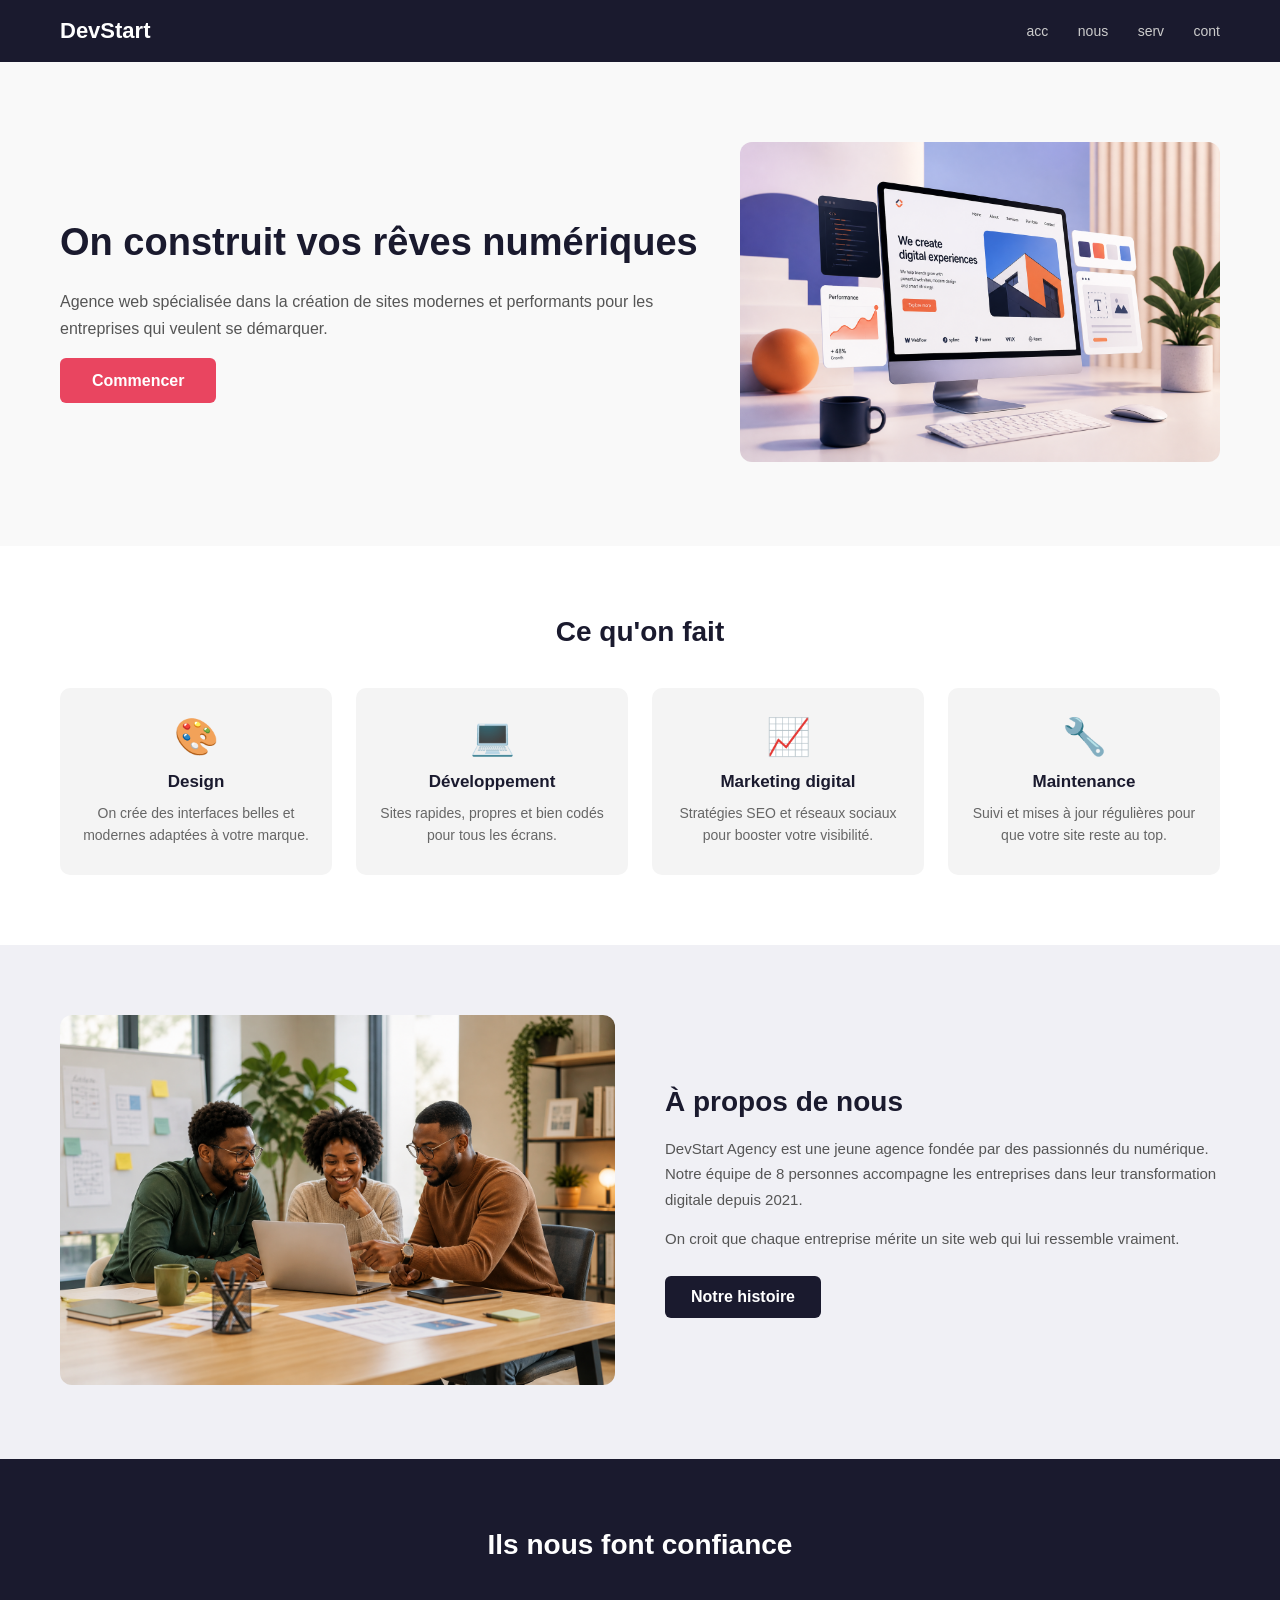
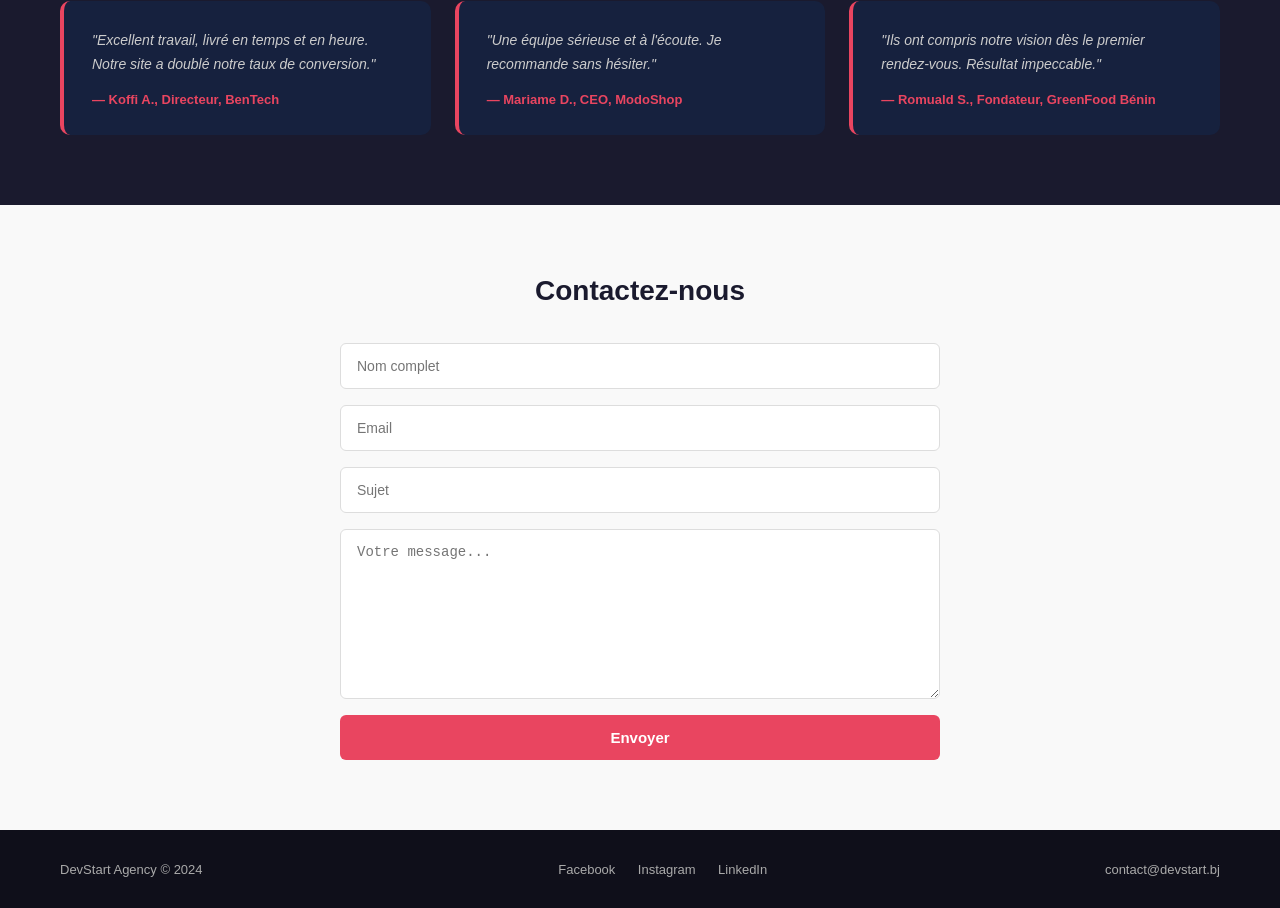
<file: index.html>
<!DOCTYPE html>
<html lang="fr">
<head>
<meta charset="UTF-8">
<meta name="viewport" content="width=device-width, initial-scale=1.0">
<title>DevStart Agency</title>
<link rel="stylesheet" href="assets/style/base.css">
<link rel="stylesheet" href="assets/style/header.css">
<link rel="stylesheet" href="assets/style/hero.css">
<link rel="stylesheet" href="assets/style/services.css">
<link rel="stylesheet" href="assets/style/testimonials.css">
<link rel="stylesheet" href="assets/style/about.css">
<link rel="stylesheet" href="assets/style/contact.css">
<link rel="stylesheet" href="assets/style/footer.css">
</head>

<body>

<!-- ======= haut ======= -->
<div class="header">
  <!-- bloc de navigation contenant le nom de l'agence et les liens vers les différentes sections du site -->
  <div class="header__brand">DevStart</div>
  <div class="header__nav">
    <a href="#">acc</a>
    <a href="#">nous</a>
    <a href="#">serv</a>
    <a href="#">cont</a>
  </div>
</div>

<!-- section du milieu haut -->
<div class="hero">
  <div class="hero__content">
    <div class="hero__title">On construit vos rêves numériques</div>
    <div class="hero__text">Agence web spécialisée dans la création de sites modernes et performants pour les entreprises qui veulent se démarquer.</div>
    <div class="hero__cta"><a href="#">Commencer</a></div>
  </div>
  <div class="hero__media">
    <img class="hero__image" src="assets/img/hero.png" alt="Illustration de présentation DevStart">
  </div>
</div>

<!-- les trucs qu'on fait -->
<!-- les prestations -->
<div class="services">
  <!-- titre du bloc -->
  <div class="services__title">Ce qu'on fait</div>
  <!-- bloc présentant les services -->
  <div class="services__grid">
    <!-- bloc présentant le service de design -->
    <div class="service-card">
      <!-- icone du service -->
      <div class="service-card__icon">🎨</div>
      <!-- nom du service -->
      <div class="service-card__title">Design</div>
      <!-- description du service -->
      <div class="service-card__description">On crée des interfaces belles et modernes adaptées à votre marque.</div>
    </div>
    <!-- bloc présentant le service de développement -->
    <div class="service-card">
      <!-- icone du service -->
      <div class="service-card__icon">💻</div>
      <!-- nom du service -->
      <div class="service-card__title">Développement</div>
      <!-- description du service -->
      <div class="service-card__description">Sites rapides, propres et bien codés pour tous les écrans.</div>
    </div>
    <!-- bloc présentant le service de marketing digital -->
    <div class="service-card">
      <!-- icone du service -->
      <div class="service-card__icon">📈</div>
      <!-- nom du service -->
      <div class="service-card__title">Marketing digital</div>
      <!-- description du service -->
      <div class="service-card__description">Stratégies SEO et réseaux sociaux pour booster votre visibilité.</div>
    </div>
    <!-- bloc présentant le service de maintenance -->
    <div class="service-card">
      <!-- icone du service -->
      <div class="service-card__icon">🔧</div>
      <!-- nom du service -->
      <div class="service-card__title">Maintenance</div>
      <!-- description du service -->
      <div class="service-card__description">Suivi et mises à jour régulières pour que votre site reste au top.</div>
    </div>
  </div>
</div>

<!-- qui on est -->
<div class="about">
  <div class="about__media">
    <img src="assets/img/team.png" class="about__image" alt="Équipe DevStart Agency">
  </div>
  <div class="about__content">
    <div class="about__title">À propos de nous</div>
    <div class="about__text">DevStart Agency est une jeune agence fondée par des passionnés du numérique. Notre équipe de 8 personnes accompagne les entreprises dans leur transformation digitale depuis 2021.</div>
    <div class="about__text">On croit que chaque entreprise mérite un site web qui lui ressemble vraiment.</div>
    <div class="about__cta"><a href="#">Notre histoire</a></div>
  </div>
</div>

<!-- les clients qui parlent -->
<div class="testimonials">
  <div class="testimonials__title">Ils nous font confiance</div>
  <div class="testimonials__grid">

    <div class="testimonial-card">
      <div class="testimonial-card__quote">"Excellent travail, livré en temps et en heure. Notre site a doublé notre taux de conversion."</div>
      <div class="testimonial-card__author">— Koffi A., Directeur, BenTech</div>
    </div>

    <div class="testimonial-card">
      <div class="testimonial-card__quote">"Une équipe sérieuse et à l'écoute. Je recommande sans hésiter."</div>
      <div class="testimonial-card__author">— Mariame D., CEO, ModoShop</div>
    </div>

    <div class="testimonial-card">
      <div class="testimonial-card__quote">"Ils ont compris notre vision dès le premier rendez-vous. Résultat impeccable."</div>
      <div class="testimonial-card__author">— Romuald S., Fondateur, GreenFood Bénin</div>
    </div>

  </div>
</div>

<!-- formulaire contact -->
<div class="contact">
  <div class="contact__title">Contactez-nous</div>
  <div class="contact__form">
    <input type="text" placeholder="Nom complet" class="contact__input">
    <input type="text" placeholder="Email" class="contact__input">
    <input type="text" placeholder="Sujet" class="contact__input">
    <textarea placeholder="Votre message..." class="contact__message"></textarea>
    <button class="contact__button">Envoyer</button>
  </div>
</div>

<!-- bas de page -->
<div class="footer">
  <div class="footer__copyright">DevStart Agency &copy; 2024</div>
  <div class="footer__social">
    <a href="#">Facebook</a>
    <a href="#">Instagram</a>
    <a href="#">LinkedIn</a>
  </div>
  <div class="footer__email">contact@devstart.bj</div>
</div>

</body>
</html>
</file>
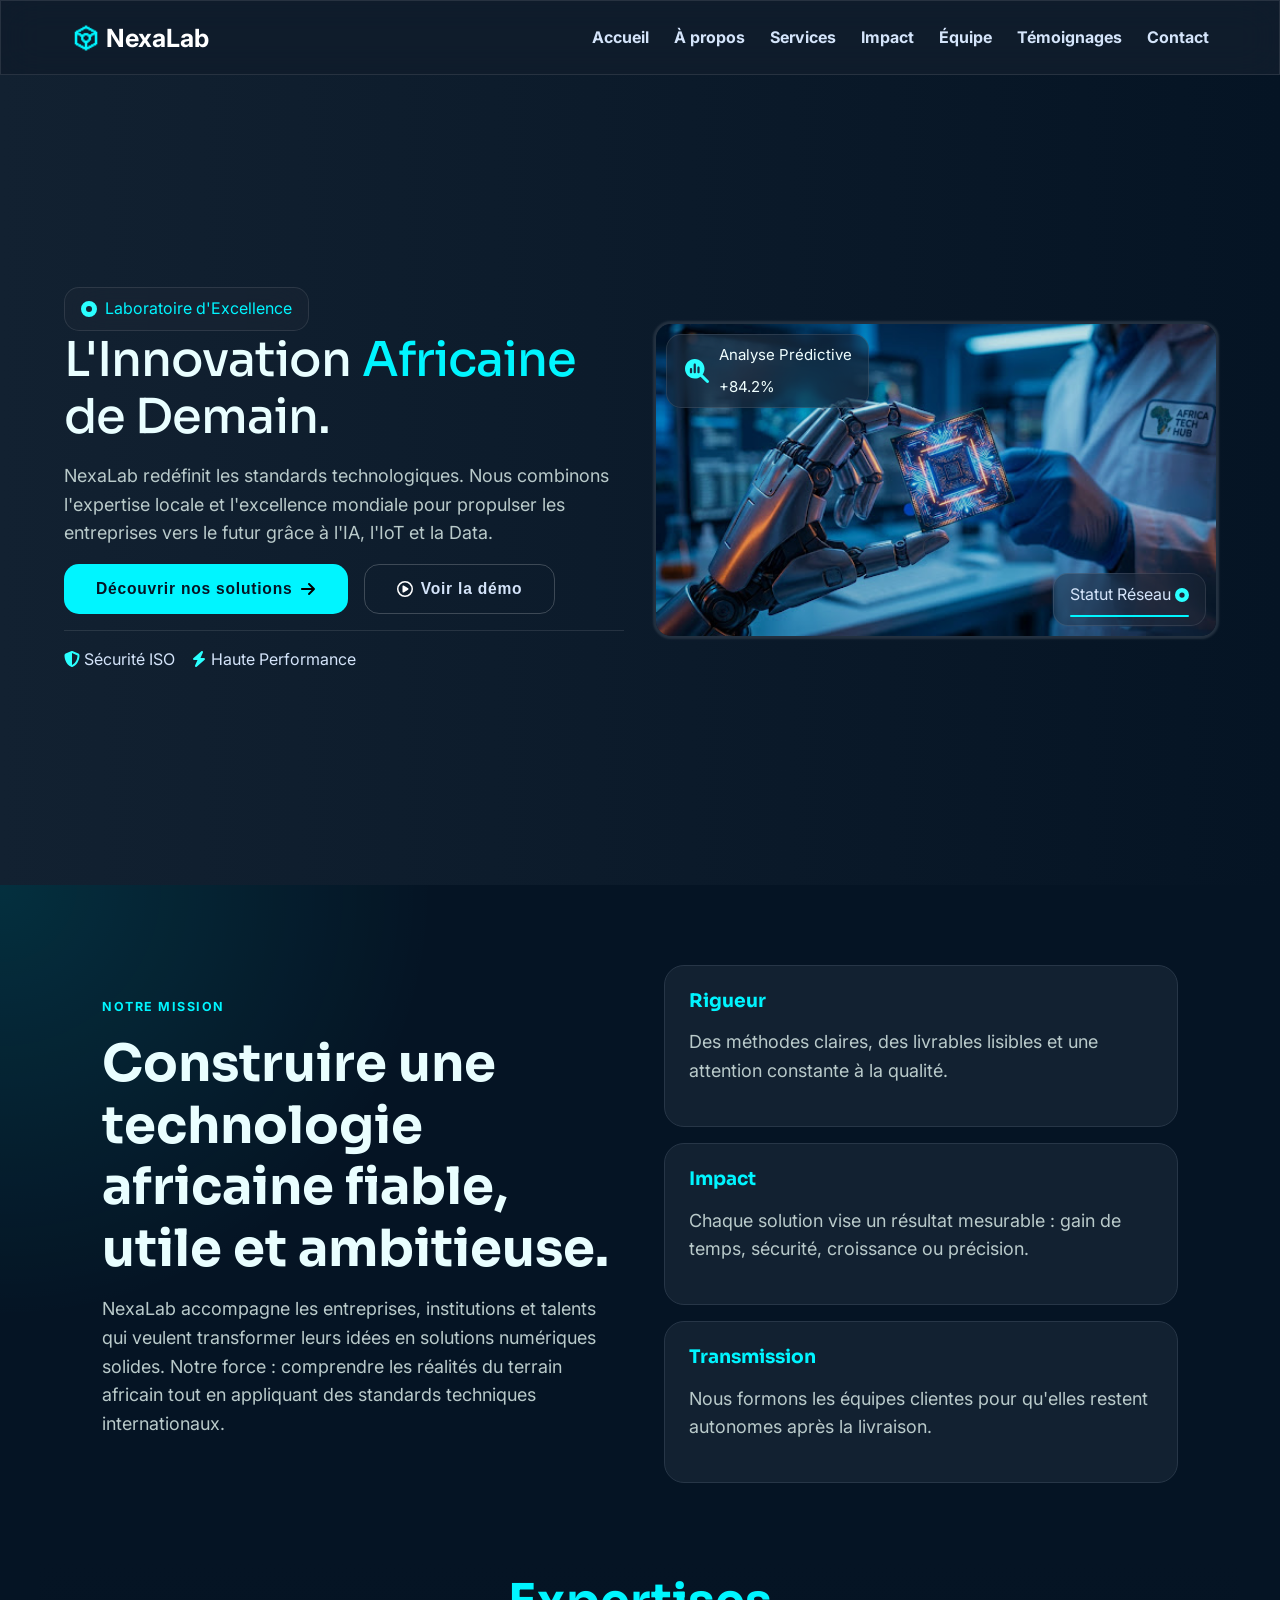
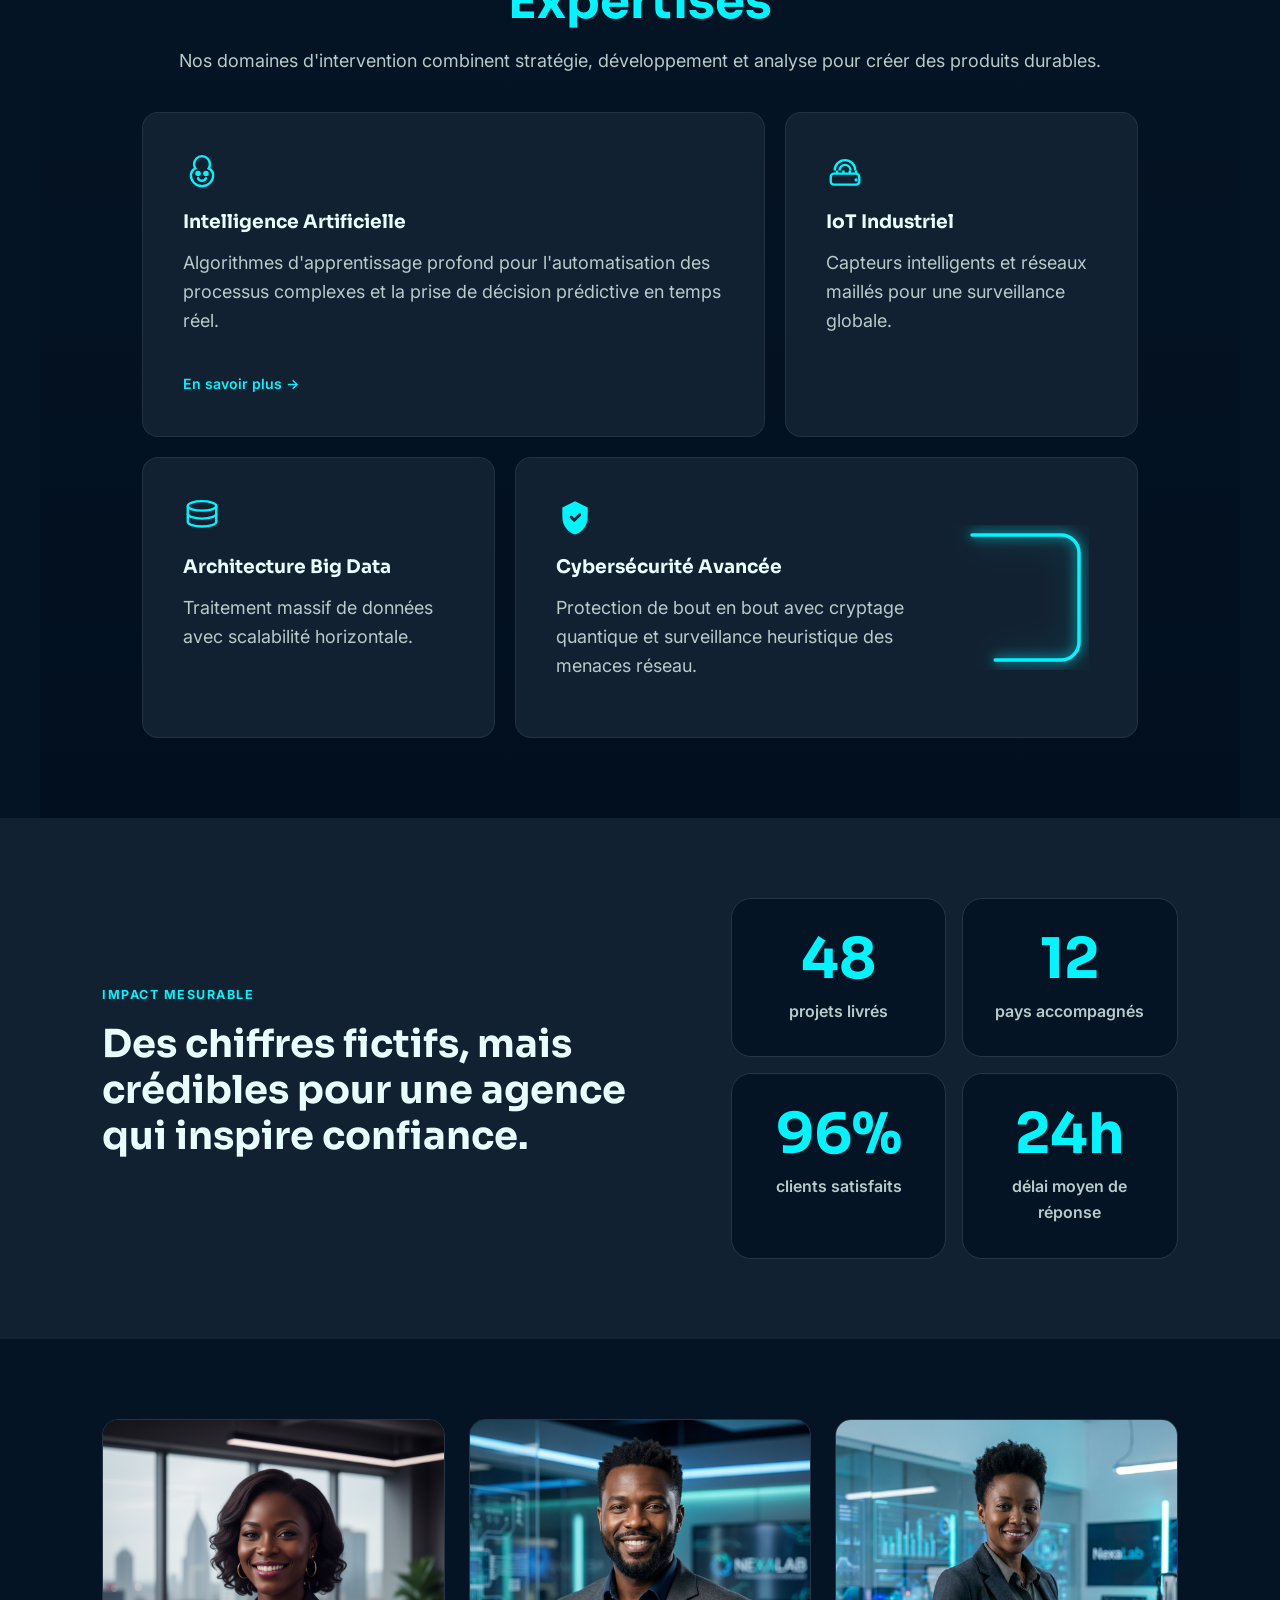
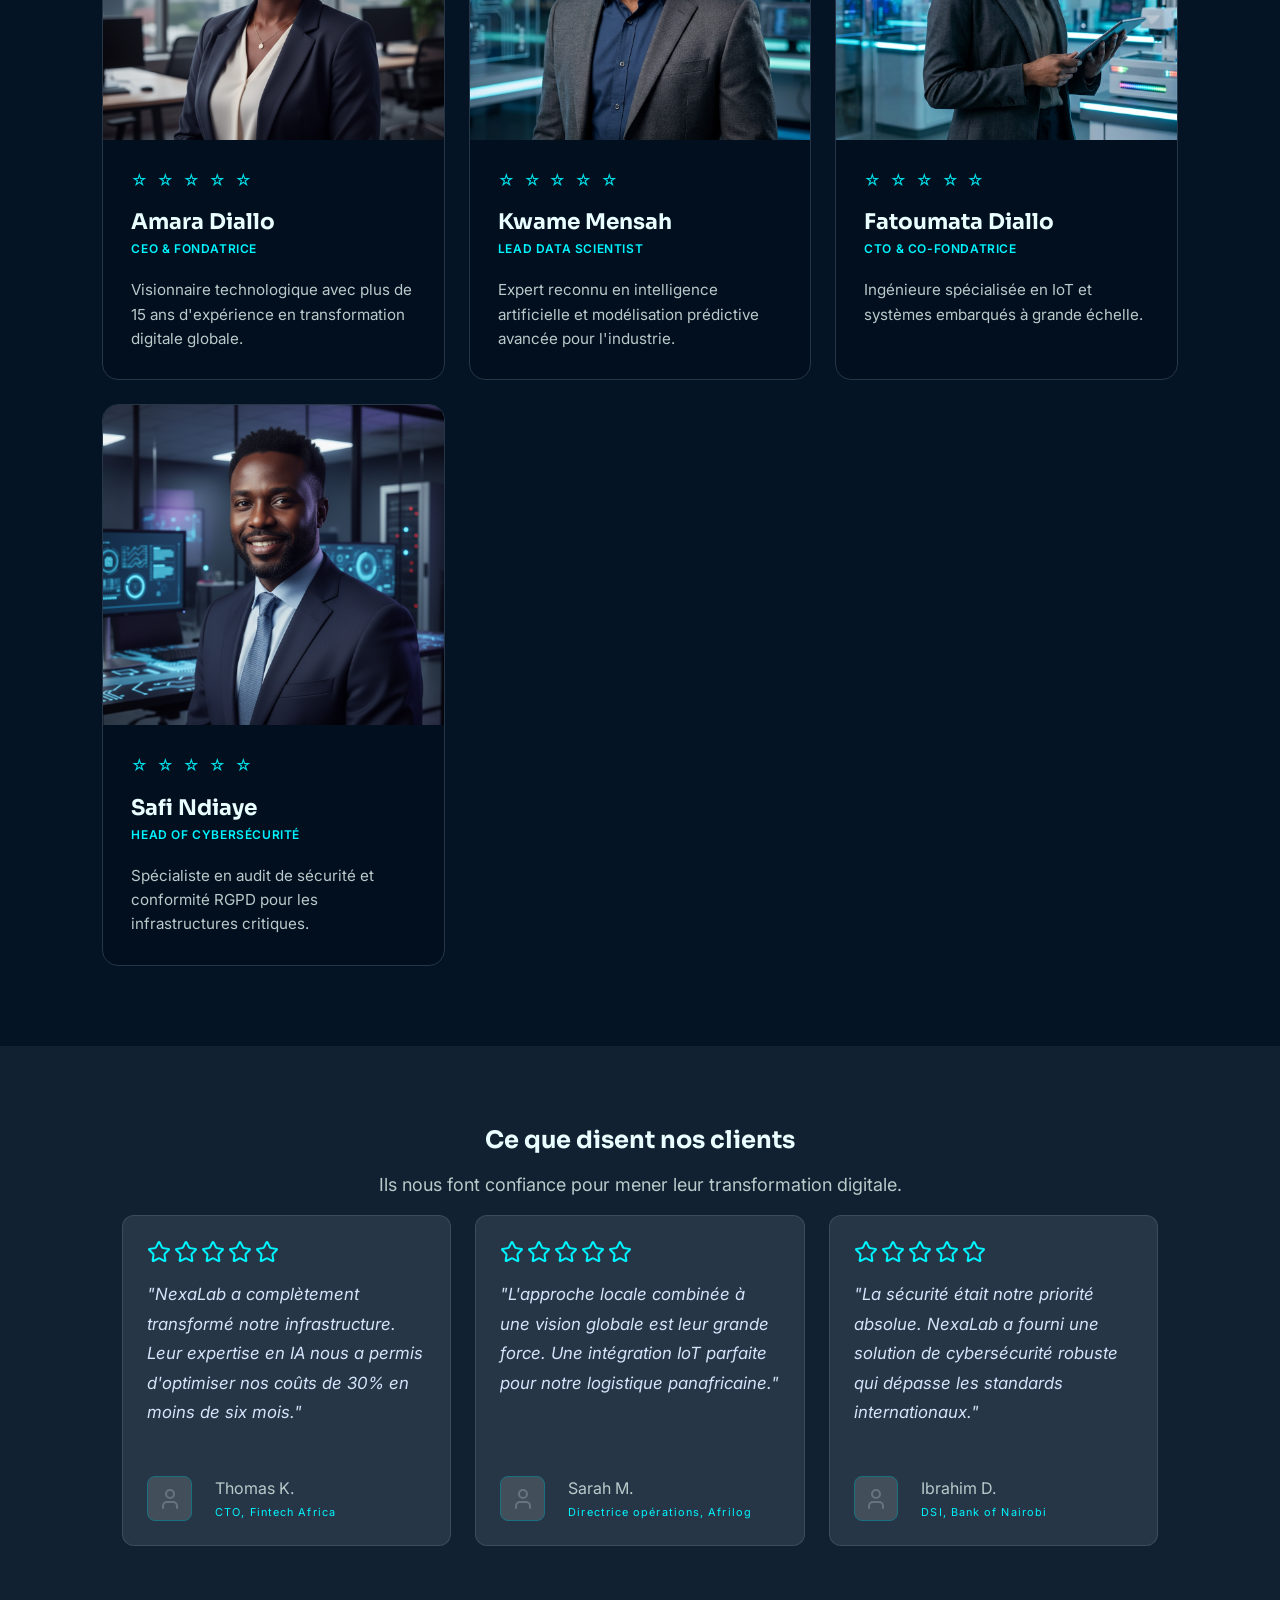
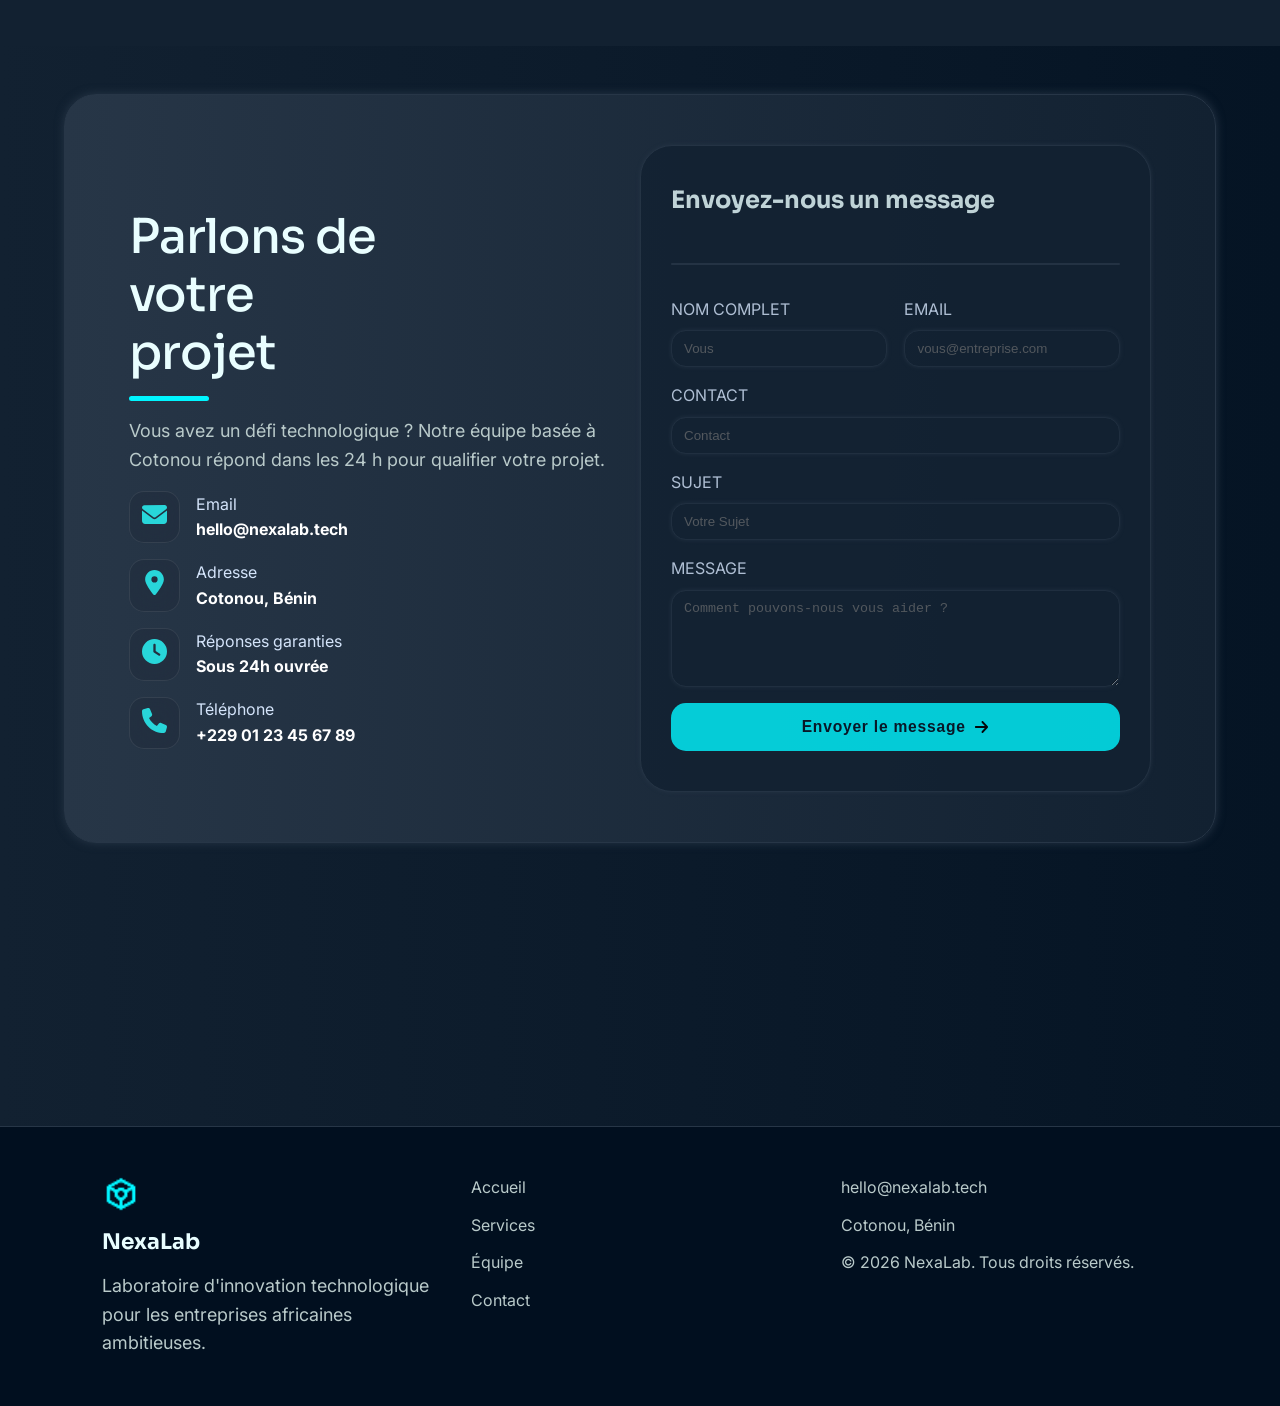
<file: nexalab/index.html>
<!DOCTYPE html>
<html lang="fr">

<head>
    <meta charset="UTF-8"> <!-- Définition de l'encodage des caractères dans la page-->
    <meta name="viewport" content="width=device-width, initial-scale=1.0">
    <!-- Metadonnées pour le référencement et les réseaux sociaux -->
    <meta name="NexaLab" content="NexaLab-Homepage"> <!-- Information sur la page -->
    <meta name="Groupe-N-6" content="NexaLab - Votre laboratoire de données de confiance">
    <!-- Information sur les auteurs de la page -->
    <title>NexaLab</title> <!-- Titre de la page -->
    <link rel="stylesheet" href="styles/base.css"> <!-- Liaison avec le fichier CSS pour les styles globaux -->
    <link rel="stylesheet" href="styles/header.css"> <!-- Liaison avec le fichier CSS pour les styles de l'en-tête -->
    <link rel="stylesheet" href="styles/hero.css">
    <!-- Liaison avec le fichier CSS pour les styles de la section hero -->
    <link rel="stylesheet" href="styles/services.css">
    <!-- Liaison avec le fichier CSS pour les styles de la section services -->
    <link rel="stylesheet" href="styles/stats.css">
    <!-- Liaison avec le fichier CSS pour les styles de la section statistiques -->
    <link rel="stylesheet" href="styles/team.css">
    <!-- Liaison avec le fichier CSS pour les styles de la section équipe -->
    <link rel="stylesheet" href="styles/testimonials.css">
    <!-- Liaison avec le fichier CSS pour les styles de la section témoignages -->
    <link rel="stylesheet" href="styles/contact.css">
    <!-- Liaison avec le fichier CSS pour les styles de la section contact -->
    <link rel="stylesheet" href="styles/about.css">
    <!-- Liaison avec le fichier CSS pour les styles de la section à propos -->
    <link rel="stylesheet" href="styles/footer.css">
    <!-- Liaison avec le fichier CSS pour les styles du pied de page -->
    <link rel="shortcut icon" href="assets/icons/NexaLab-icon.svg" type="image/svg+xml"> <!-- Favicon de la page -->
</head>

<body>
    <header id="header" class="glass-effect"> <!-- En-tête de la page avec un effet de verre dépoli -->
        <div class="header-logo"> <!-- Bloc du logo de l'en-tête -->
            <img src="assets/icons/NexaLab-icon.png" alt="Logo NexaLab"> <!-- Image du logo de l'entreprise -->
            <span class="header-title">NexaLab</span> <!-- Nom de l'entreprise affiché à côté de l'image -->
        </div>
        <button class="menu-button" aria-label="Ouvrir le menu de navigation"><img class="menu-icon"
                src="assets/icons/menu-icon.svg" alt=""></button>
        <!-- Bouton pour ouvrir le menu de navigation sur les appareils mobiles -->
        <nav aria-label="Barre de navigation principale" class="header-navbar"> <!-- Barre de navigation -->
            <ul>
                <li><a href="#hero">Accueil</a></li> <!-- Lien vers la section d'accueil de la page -->
                <li><a href="#a-propos">À propos</a></li> <!-- Lien vers la section à propos de la page -->
                <li><a href="#services">Services</a></li> <!-- Lien vers la section services de la page -->
                <li><a href="#stats">Impact</a></li> <!-- Lien vers la section statistiques de la page -->
                <li><a href="#team">Équipe</a></li> <!-- Lien vers la section équipe de la page -->
                <li><a href="#temoignages">Témoignages</a></li> <!-- Lien vers la section témoignages de la page -->
                <li><a href="#contact">Contact</a></li> <!-- Lien vers la section contact de la page -->
            </ul>
        </nav>
    </header>
    <main>
        <section id="hero">
            <div class="container">
                <div class="container-left">
                    <span class="info glass-effect"> <img class="fa-svg fa-svg--accent fa-anim-beat-fade"
                            src="assets/icons/circle-dot.svg" alt=""> Laboratoire d'Excellence</span>
                    <h1 class="hero-title">L'Innovation <span class="hero-title-c">Africaine</span> de Demain.</h1>
                    <p>NexaLab redéfinit les standards technologiques. Nous combinons l'expertise locale et l'excellence
                        mondiale pour propulser les entreprises vers le futur grâce à l'IA, l'IoT et la Data.</p>
                    <div class="hero-buttons">
                        <button class="btn btn-primary">Découvrir nos solutions <img class="fa-svg fa-svg--black"
                                src="assets/icons/arrow-right.svg" alt=""></button>
                        <button class="btn btn-outline">
                            <img class="fa-svg fa-svg--white" src="assets/icons/circle-play-regular.svg" alt="">
                            Voir la démo
                        </button>
                    </div>
                    <div class="hero-divider"></div>
                    <div class="hero-functions">
                        <div class="hero-function">
                            <img class="fa-svg fa-svg--accent" src="assets/icons/shield-halved.svg" alt="">
                            <span>Sécurité ISO</span>
                        </div>
                        <div class="hero-function">
                            <img class="fa-svg fa-svg--accent" src="assets/icons/bolt.svg" alt="">
                            <span>Haute Performance</span>
                        </div>
                    </div>
                </div>
                <div class="container-right">
                    <div class="hero-image-container">
                        <img class="hero-image" src="assets/images/hero-image.png"
                            alt="Main robotique manipulant une puce électronique dans un laboratoire africain">
                        <div class="hero-analyse glass-effect">
                            <img class="fa-svg fa-svg--accent" src="assets/icons/magnifying-glass-chart.svg" alt="">
                            <div class="analyse-content">
                                <span>Analyse Prédictive</span>
                                +84.2%
                            </div>
                        </div>
                        <div class="hero-progress glass-effect">
                            <div class="progress-title">
                                Statut Réseau
                                <img class="fa-svg fa-svg--accent fa-anim-beat-fade" src="assets/icons/circle-dot.svg"
                                    alt="">
                            </div>
                            <div class="hero-progress-bar"></div>
                        </div>
                    </div>
                </div>
            </div>
        </section>

        <section id="a-propos" class="about-section">
            <div class="about-content">
                <span class="section-kicker">Notre mission</span>
                <h2>Construire une technologie africaine fiable, utile et ambitieuse.</h2>
                <p>
                    NexaLab accompagne les entreprises, institutions et talents qui veulent transformer leurs idées
                    en solutions numériques solides. Notre force : comprendre les réalités du terrain africain tout en
                    appliquant des standards techniques internationaux.
                </p>
            </div>
            <div class="about-points">
                <article class="about-card">
                    <h3>Rigueur</h3>
                    <p>Des méthodes claires, des livrables lisibles et une attention constante à la qualité.</p>
                </article>
                <article class="about-card">
                    <h3>Impact</h3>
                    <p>Chaque solution vise un résultat mesurable : gain de temps, sécurité, croissance ou précision.
                    </p>
                </article>
                <article class="about-card">
                    <h3>Transmission</h3>
                    <p>Nous formons les équipes clientes pour qu'elles restent autonomes après la livraison.</p>
                </article>
            </div>
        </section>

        <!--services-->
        <section id="services" class="services-section">
            <div class="section-heading">
                <h4>Expertises</h4>
                <p>Nos domaines d'intervention combinent stratégie, développement et analyse pour créer des produits
                    durables.</p>
            </div>
            <div class="row row-1">
                <div class="card card-ai">
                    <svg class="card-icon" viewBox="0 0 24 24" fill="none" stroke="currentColor" stroke-width="1.5">
                        <path
                            d="M12 2a5 5 0 0 1 5 5c0 1-.3 2-.8 2.7C17.8 10.5 19 12 19 14a7 7 0 0 1-14 0c0-2 1.2-3.5 2.8-4.3A5 5 0 0 1 7 7a5 5 0 0 1 5-5z" />
                        <circle cx="9.5" cy="13" r="1" fill="currentColor" />
                        <circle cx="14.5" cy="13" r="1" fill="currentColor" />
                        <path d="M9.5 16s.8 1.5 2.5 1.5 2.5-1.5 2.5-1.5" stroke-linecap="round" />
                    </svg>
                    <h3 class="card-title">Intelligence Artificielle</h3>
                    <p class="card-desc">Algorithmes d'apprentissage profond pour l'automatisation des processus
                        complexes et la prise de décision prédictive en temps réel.</p>
                    <a href="#" class="card-link">En savoir plus →</a>
                </div>

                <div class="card card-iot">
                    <svg class="card-icon" viewBox="0 0 24 24" fill="none" stroke="currentColor" stroke-width="1.5">
                        <rect x="3" y="13" width="18" height="7" rx="2" />
                        <path d="M7 13v-2M11 13v-2M15 13v-2M19 13v-2" />
                        <path d="M5.5 11C5.5 7.4 8.4 4.5 12 4.5S18.5 7.4 18.5 11" />
                        <path d="M8.5 11c0-1.9 1.6-3.5 3.5-3.5s3.5 1.6 3.5 3.5" />
                        <circle cx="19" cy="17" r="1" fill="currentColor" stroke="none" />
                    </svg>
                    <h3 class="card-title">IoT Industriel</h3>
                    <p class="card-desc">Capteurs intelligents et réseaux maillés pour une surveillance globale.</p>
                </div>

            </div>
            <div class="row row-2">

                <div class="card card-bigdata">
                    <svg class="card-icon" viewBox="0 0 24 24" fill="none" stroke="currentColor" stroke-width="1.5">
                        <ellipse cx="12" cy="5" rx="9" ry="3" />
                        <path d="M3 5v5c0 1.7 4 3 9 3s9-1.3 9-3V5" />
                        <path d="M3 10v5c0 1.7 4 3 9 3s9-1.3 9-3v-5" />
                    </svg>
                    <h3 class="card-title">Architecture Big Data</h3>
                    <p class="card-desc">Traitement massif de données avec scalabilité horizontale.</p>
                </div>

                <div class="card card-cyber">
                    <div class="cyber-text">
                        <svg class="card-icon" viewBox="0 0 24 24" fill="currentColor">
                            <path d="M12 2L4 6v6c0 5.1 3.4 9.9 8 11 4.6-1.1 8-5.9 8-11V6l-8-4z" />
                            <path d="M9.5 12l2 2 3.5-3.5" stroke="var(--bg-surface)" stroke-width="1.8" fill="none"
                                stroke-linecap="round" stroke-linejoin="round" />
                        </svg>
                        <h3 class="card-title">Cybersécurité Avancée</h3>
                        <p class="card-desc">Protection de bout en bout avec cryptage quantique et surveillance
                            heuristique des menaces réseau.</p>
                    </div>

                    <div class="cyber-visual">
                        <svg viewBox="0 0 145 145" xmlns="http://www.w3.org/2000/svg">
                            <rect class="sq-path" x="10" y="10" width="125" height="125" rx="18" />
                        </svg>
                    </div>
                </div>
            </div>
        </section>

        <section id="stats" class="stats-section">
            <div class="stats-intro">
                <span class="section-kicker">Impact mesurable</span>
                <h2>Des chiffres fictifs, mais crédibles pour une agence qui inspire confiance.</h2>
            </div>
            <div class="stats-grid">
                <article class="stat-card">
                    <strong>48</strong>
                    <span>projets livrés</span>
                </article>
                <article class="stat-card">
                    <strong>12</strong>
                    <span>pays accompagnés</span>
                </article>
                <article class="stat-card">
                    <strong>96%</strong>
                    <span>clients satisfaits</span>
                </article>
                <article class="stat-card">
                    <strong>24h</strong>
                    <span>délai moyen de réponse</span>
                </article>
            </div>
        </section>

        <section id="team" class="team-section">
            <div class="team-grid">

                <article class="team-card">
                    <div class="team-card-image">
                        <img src="assets/images/pho2.png" alt="Amara Diallo">
                    </div>
                    <div class="team-card-content">
                        <div class="team-stars">
                            ☆ ☆ ☆ ☆ ☆
                        </div>
                        <h3>Amara Diallo</h3>
                        <span class="team-role">CEO & FONDATRICE</span>
                        <p>Visionnaire technologique avec plus de 15 ans d'expérience en transformation digitale
                            globale.</p>
                    </div>
                </article>

                <article class="team-card">
                    <div class="team-card-image">
                        <img src="assets/images/pho.png" alt="Kwame Mensah">
                    </div>
                    <div class="team-card-content">
                        <div class="team-stars">
                            ☆ ☆ ☆ ☆ ☆
                        </div>
                        <h3>Kwame Mensah</h3>
                        <span class="team-role">LEAD DATA SCIENTIST</span>
                        <p>Expert reconnu en intelligence artificielle et modélisation prédictive avancée pour
                            l'industrie.</p>
                    </div>
                </article>

                <article class="team-card">
                    <div class="team-card-image">
                        <img src="assets/images/pho1.png" alt="Fatoumata Diallo">
                    </div>
                    <div class="team-card-content">
                        <div class="team-stars">
                            ☆ ☆ ☆ ☆ ☆
                        </div>
                        <h3>Fatoumata Diallo</h3>
                        <span class="team-role">CTO & CO-FONDATRICE</span>
                        <p>Ingénieure spécialisée en IoT et systèmes embarqués à grande échelle.</p>
                    </div>
                </article>

                <article class="team-card">
                    <div class="team-card-image">
                        <img src="assets/images/pho3.png" alt="Safi Ndiaye">
                    </div>
                    <div class="team-card-content">
                        <div class="team-stars">
                            ☆ ☆ ☆ ☆ ☆
                        </div>
                        <h3>Safi Ndiaye</h3>
                        <span class="team-role">HEAD OF CYBERSÉCURITÉ</span>
                        <p>Spécialiste en audit de sécurité et conformité RGPD pour les infrastructures critiques.</p>
                    </div>
                </article>

            </div>
        </section> <!-- témoignage-->
        <section class="temoignages" id="temoignages">
            <div class="section-header">
                <div>
                    <h2 class="section-title">Ce que disent nos clients</h2>
                    <p class="section-subtitle">Ils nous font confiance pour mener leur transformation digitale.</p>
                </div>
            </div>

            <div class="temoignages__grid">

                <article class="temoignage-card">
                    <div class="temoignage-card__top">
                        <div class="temoignage-card__stars">
                            <svg xmlns="http://www.w3.org/2000/svg" width="24" height="24" viewBox="0 0 24 24"
                                fill="none" stroke="currentColor" stroke-width="2" stroke-linecap="round"
                                stroke-linejoin="round" class="lucide lucide-star-icon lucide-star">
                                <path
                                    d="M11.525 2.295a.53.53 0 0 1 .95 0l2.31 4.679a2.123 2.123 0 0 0 1.595 1.16l5.166.756a.53.53 0 0 1 .294.904l-3.736 3.638a2.123 2.123 0 0 0-.611 1.878l.882 5.14a.53.53 0 0 1-.771.56l-4.618-2.428a2.122 2.122 0 0 0-1.973 0L6.396 21.01a.53.53 0 0 1-.77-.56l.881-5.139a2.122 2.122 0 0 0-.611-1.879L2.16 9.795a.53.53 0 0 1 .294-.906l5.165-.755a2.122 2.122 0 0 0 1.597-1.16z" />
                            </svg>
                            <svg xmlns="http://www.w3.org/2000/svg" width="24" height="24" viewBox="0 0 24 24"
                                fill="none" stroke="currentColor" stroke-width="2" stroke-linecap="round"
                                stroke-linejoin="round" class="lucide lucide-star-icon lucide-star">
                                <path
                                    d="M11.525 2.295a.53.53 0 0 1 .95 0l2.31 4.679a2.123 2.123 0 0 0 1.595 1.16l5.166.756a.53.53 0 0 1 .294.904l-3.736 3.638a2.123 2.123 0 0 0-.611 1.878l.882 5.14a.53.53 0 0 1-.771.56l-4.618-2.428a2.122 2.122 0 0 0-1.973 0L6.396 21.01a.53.53 0 0 1-.77-.56l.881-5.139a2.122 2.122 0 0 0-.611-1.879L2.16 9.795a.53.53 0 0 1 .294-.906l5.165-.755a2.122 2.122 0 0 0 1.597-1.16z" />
                            </svg>
                            <svg xmlns="http://www.w3.org/2000/svg" width="24" height="24" viewBox="0 0 24 24"
                                fill="none" stroke="currentColor" stroke-width="2" stroke-linecap="round"
                                stroke-linejoin="round" class="lucide lucide-star-icon lucide-star">
                                <path
                                    d="M11.525 2.295a.53.53 0 0 1 .95 0l2.31 4.679a2.123 2.123 0 0 0 1.595 1.16l5.166.756a.53.53 0 0 1 .294.904l-3.736 3.638a2.123 2.123 0 0 0-.611 1.878l.882 5.14a.53.53 0 0 1-.771.56l-4.618-2.428a2.122 2.122 0 0 0-1.973 0L6.396 21.01a.53.53 0 0 1-.77-.56l.881-5.139a2.122 2.122 0 0 0-.611-1.879L2.16 9.795a.53.53 0 0 1 .294-.906l5.165-.755a2.122 2.122 0 0 0 1.597-1.16z" />
                            </svg>
                            <svg xmlns="http://www.w3.org/2000/svg" width="24" height="24" viewBox="0 0 24 24"
                                fill="none" stroke="currentColor" stroke-width="2" stroke-linecap="round"
                                stroke-linejoin="round" class="lucide lucide-star-icon lucide-star">
                                <path
                                    d="M11.525 2.295a.53.53 0 0 1 .95 0l2.31 4.679a2.123 2.123 0 0 0 1.595 1.16l5.166.756a.53.53 0 0 1 .294.904l-3.736 3.638a2.123 2.123 0 0 0-.611 1.878l.882 5.14a.53.53 0 0 1-.771.56l-4.618-2.428a2.122 2.122 0 0 0-1.973 0L6.396 21.01a.53.53 0 0 1-.77-.56l.881-5.139a2.122 2.122 0 0 0-.611-1.879L2.16 9.795a.53.53 0 0 1 .294-.906l5.165-.755a2.122 2.122 0 0 0 1.597-1.16z" />
                            </svg>
                            <svg xmlns="http://www.w3.org/2000/svg" width="24" height="24" viewBox="0 0 24 24"
                                fill="none" stroke="currentColor" stroke-width="2" stroke-linecap="round"
                                stroke-linejoin="round" class="lucide lucide-star-icon lucide-star">
                                <path
                                    d="M11.525 2.295a.53.53 0 0 1 .95 0l2.31 4.679a2.123 2.123 0 0 0 1.595 1.16l5.166.756a.53.53 0 0 1 .294.904l-3.736 3.638a2.123 2.123 0 0 0-.611 1.878l.882 5.14a.53.53 0 0 1-.771.56l-4.618-2.428a2.122 2.122 0 0 0-1.973 0L6.396 21.01a.53.53 0 0 1-.77-.56l.881-5.139a2.122 2.122 0 0 0-.611-1.879L2.16 9.795a.53.53 0 0 1 .294-.906l5.165-.755a2.122 2.122 0 0 0 1.597-1.16z" />
                            </svg>
                        </div>
                    </div>
                    <p class="temoignage-card__text">
                        "NexaLab a complètement transformé notre infrastructure. Leur expertise en IA nous a permis
                        d'optimiser nos coûts de 30% en moins de six mois."
                    </p>
                    <div class="temoignage-card__author">
                        <div class="temoignage-card__avatar">
                            <svg xmlns="http://www.w3.org/2000/svg" width="24" height="24" viewBox="0 0 24 24"
                                fill="none" stroke="currentColor" stroke-width="2" stroke-linecap="round"
                                stroke-linejoin="round" class="lucide lucide-user-icon lucide-user">
                                <path d="M19 21v-2a4 4 0 0 0-4-4H9a4 4 0 0 0-4 4v2" />
                                <circle cx="12" cy="7" r="4" />
                            </svg>
                        </div>
                        <div>
                            <span class="temoignage-card__name">Thomas K.</span>
                            <span class="temoignage-card__role">CTO, Fintech Africa</span>
                        </div>
                    </div>
                </article>

                <article class="temoignage-card">
                    <div class="temoignage-card__top">
                        <div class="temoignage-card__stars">
                            <svg xmlns="http://www.w3.org/2000/svg" width="24" height="24" viewBox="0 0 24 24"
                                fill="none" stroke="currentColor" stroke-width="2" stroke-linecap="round"
                                stroke-linejoin="round" class="lucide lucide-star-icon lucide-star">
                                <path
                                    d="M11.525 2.295a.53.53 0 0 1 .95 0l2.31 4.679a2.123 2.123 0 0 0 1.595 1.16l5.166.756a.53.53 0 0 1 .294.904l-3.736 3.638a2.123 2.123 0 0 0-.611 1.878l.882 5.14a.53.53 0 0 1-.771.56l-4.618-2.428a2.122 2.122 0 0 0-1.973 0L6.396 21.01a.53.53 0 0 1-.77-.56l.881-5.139a2.122 2.122 0 0 0-.611-1.879L2.16 9.795a.53.53 0 0 1 .294-.906l5.165-.755a2.122 2.122 0 0 0 1.597-1.16z" />
                            </svg>
                            <svg xmlns="http://www.w3.org/2000/svg" width="24" height="24" viewBox="0 0 24 24"
                                fill="none" stroke="currentColor" stroke-width="2" stroke-linecap="round"
                                stroke-linejoin="round" class="lucide lucide-star-icon lucide-star">
                                <path
                                    d="M11.525 2.295a.53.53 0 0 1 .95 0l2.31 4.679a2.123 2.123 0 0 0 1.595 1.16l5.166.756a.53.53 0 0 1 .294.904l-3.736 3.638a2.123 2.123 0 0 0-.611 1.878l.882 5.14a.53.53 0 0 1-.771.56l-4.618-2.428a2.122 2.122 0 0 0-1.973 0L6.396 21.01a.53.53 0 0 1-.77-.56l.881-5.139a2.122 2.122 0 0 0-.611-1.879L2.16 9.795a.53.53 0 0 1 .294-.906l5.165-.755a2.122 2.122 0 0 0 1.597-1.16z" />
                            </svg>
                            <svg xmlns="http://www.w3.org/2000/svg" width="24" height="24" viewBox="0 0 24 24"
                                fill="none" stroke="currentColor" stroke-width="2" stroke-linecap="round"
                                stroke-linejoin="round" class="lucide lucide-star-icon lucide-star">
                                <path
                                    d="M11.525 2.295a.53.53 0 0 1 .95 0l2.31 4.679a2.123 2.123 0 0 0 1.595 1.16l5.166.756a.53.53 0 0 1 .294.904l-3.736 3.638a2.123 2.123 0 0 0-.611 1.878l.882 5.14a.53.53 0 0 1-.771.56l-4.618-2.428a2.122 2.122 0 0 0-1.973 0L6.396 21.01a.53.53 0 0 1-.77-.56l.881-5.139a2.122 2.122 0 0 0-.611-1.879L2.16 9.795a.53.53 0 0 1 .294-.906l5.165-.755a2.122 2.122 0 0 0 1.597-1.16z" />
                            </svg>
                            <svg xmlns="http://www.w3.org/2000/svg" width="24" height="24" viewBox="0 0 24 24"
                                fill="none" stroke="currentColor" stroke-width="2" stroke-linecap="round"
                                stroke-linejoin="round" class="lucide lucide-star-icon lucide-star">
                                <path
                                    d="M11.525 2.295a.53.53 0 0 1 .95 0l2.31 4.679a2.123 2.123 0 0 0 1.595 1.16l5.166.756a.53.53 0 0 1 .294.904l-3.736 3.638a2.123 2.123 0 0 0-.611 1.878l.882 5.14a.53.53 0 0 1-.771.56l-4.618-2.428a2.122 2.122 0 0 0-1.973 0L6.396 21.01a.53.53 0 0 1-.77-.56l.881-5.139a2.122 2.122 0 0 0-.611-1.879L2.16 9.795a.53.53 0 0 1 .294-.906l5.165-.755a2.122 2.122 0 0 0 1.597-1.16z" />
                            </svg>
                            <svg xmlns="http://www.w3.org/2000/svg" width="24" height="24" viewBox="0 0 24 24"
                                fill="none" stroke="currentColor" stroke-width="2" stroke-linecap="round"
                                stroke-linejoin="round" class="lucide lucide-star-icon lucide-star">
                                <path
                                    d="M11.525 2.295a.53.53 0 0 1 .95 0l2.31 4.679a2.123 2.123 0 0 0 1.595 1.16l5.166.756a.53.53 0 0 1 .294.904l-3.736 3.638a2.123 2.123 0 0 0-.611 1.878l.882 5.14a.53.53 0 0 1-.771.56l-4.618-2.428a2.122 2.122 0 0 0-1.973 0L6.396 21.01a.53.53 0 0 1-.77-.56l.881-5.139a2.122 2.122 0 0 0-.611-1.879L2.16 9.795a.53.53 0 0 1 .294-.906l5.165-.755a2.122 2.122 0 0 0 1.597-1.16z" />
                            </svg>
                        </div>
                    </div>
                    <p class="temoignage-card__text">
                        "L'approche locale combinée à une vision globale est leur grande force. Une intégration IoT
                        parfaite pour notre logistique panafricaine."
                    </p>
                    <div class="temoignage-card__author">
                        <div class="temoignage-card__avatar">
                            <svg xmlns="http://www.w3.org/2000/svg" width="24" height="24" viewBox="0 0 24 24"
                                fill="none" stroke="currentColor" stroke-width="2" stroke-linecap="round"
                                stroke-linejoin="round" class="lucide lucide-user-icon lucide-user">
                                <path d="M19 21v-2a4 4 0 0 0-4-4H9a4 4 0 0 0-4 4v2" />
                                <circle cx="12" cy="7" r="4" />
                            </svg>
                        </div>
                        <div>
                            <span class="temoignage-card__name">Sarah M.</span>
                            <span class="temoignage-card__role">Directrice opérations, Afrilog</span>
                        </div>
                    </div>
                </article>

                <article class="temoignage-card">
                    <div class="temoignage-card__top">
                        <div class="temoignage-card__stars">
                            <svg xmlns="http://www.w3.org/2000/svg" width="24" height="24" viewBox="0 0 24 24"
                                fill="none" stroke="currentColor" stroke-width="2" stroke-linecap="round"
                                stroke-linejoin="round" class="lucide lucide-star-icon lucide-star">
                                <path
                                    d="M11.525 2.295a.53.53 0 0 1 .95 0l2.31 4.679a2.123 2.123 0 0 0 1.595 1.16l5.166.756a.53.53 0 0 1 .294.904l-3.736 3.638a2.123 2.123 0 0 0-.611 1.878l.882 5.14a.53.53 0 0 1-.771.56l-4.618-2.428a2.122 2.122 0 0 0-1.973 0L6.396 21.01a.53.53 0 0 1-.77-.56l.881-5.139a2.122 2.122 0 0 0-.611-1.879L2.16 9.795a.53.53 0 0 1 .294-.906l5.165-.755a2.122 2.122 0 0 0 1.597-1.16z" />
                            </svg>
                            <svg xmlns="http://www.w3.org/2000/svg" width="24" height="24" viewBox="0 0 24 24"
                                fill="none" stroke="currentColor" stroke-width="2" stroke-linecap="round"
                                stroke-linejoin="round" class="lucide lucide-star-icon lucide-star">
                                <path
                                    d="M11.525 2.295a.53.53 0 0 1 .95 0l2.31 4.679a2.123 2.123 0 0 0 1.595 1.16l5.166.756a.53.53 0 0 1 .294.904l-3.736 3.638a2.123 2.123 0 0 0-.611 1.878l.882 5.14a.53.53 0 0 1-.771.56l-4.618-2.428a2.122 2.122 0 0 0-1.973 0L6.396 21.01a.53.53 0 0 1-.77-.56l.881-5.139a2.122 2.122 0 0 0-.611-1.879L2.16 9.795a.53.53 0 0 1 .294-.906l5.165-.755a2.122 2.122 0 0 0 1.597-1.16z" />
                            </svg>
                            <svg xmlns="http://www.w3.org/2000/svg" width="24" height="24" viewBox="0 0 24 24"
                                fill="none" stroke="currentColor" stroke-width="2" stroke-linecap="round"
                                stroke-linejoin="round" class="lucide lucide-star-icon lucide-star">
                                <path
                                    d="M11.525 2.295a.53.53 0 0 1 .95 0l2.31 4.679a2.123 2.123 0 0 0 1.595 1.16l5.166.756a.53.53 0 0 1 .294.904l-3.736 3.638a2.123 2.123 0 0 0-.611 1.878l.882 5.14a.53.53 0 0 1-.771.56l-4.618-2.428a2.122 2.122 0 0 0-1.973 0L6.396 21.01a.53.53 0 0 1-.77-.56l.881-5.139a2.122 2.122 0 0 0-.611-1.879L2.16 9.795a.53.53 0 0 1 .294-.906l5.165-.755a2.122 2.122 0 0 0 1.597-1.16z" />
                            </svg>
                            <svg xmlns="http://www.w3.org/2000/svg" width="24" height="24" viewBox="0 0 24 24"
                                fill="none" stroke="currentColor" stroke-width="2" stroke-linecap="round"
                                stroke-linejoin="round" class="lucide lucide-star-icon lucide-star">
                                <path
                                    d="M11.525 2.295a.53.53 0 0 1 .95 0l2.31 4.679a2.123 2.123 0 0 0 1.595 1.16l5.166.756a.53.53 0 0 1 .294.904l-3.736 3.638a2.123 2.123 0 0 0-.611 1.878l.882 5.14a.53.53 0 0 1-.771.56l-4.618-2.428a2.122 2.122 0 0 0-1.973 0L6.396 21.01a.53.53 0 0 1-.77-.56l.881-5.139a2.122 2.122 0 0 0-.611-1.879L2.16 9.795a.53.53 0 0 1 .294-.906l5.165-.755a2.122 2.122 0 0 0 1.597-1.16z" />
                            </svg>
                            <svg xmlns="http://www.w3.org/2000/svg" width="24" height="24" viewBox="0 0 24 24"
                                fill="none" stroke="currentColor" stroke-width="2" stroke-linecap="round"
                                stroke-linejoin="round" class="lucide lucide-star-icon lucide-star">
                                <path
                                    d="M11.525 2.295a.53.53 0 0 1 .95 0l2.31 4.679a2.123 2.123 0 0 0 1.595 1.16l5.166.756a.53.53 0 0 1 .294.904l-3.736 3.638a2.123 2.123 0 0 0-.611 1.878l.882 5.14a.53.53 0 0 1-.771.56l-4.618-2.428a2.122 2.122 0 0 0-1.973 0L6.396 21.01a.53.53 0 0 1-.77-.56l.881-5.139a2.122 2.122 0 0 0-.611-1.879L2.16 9.795a.53.53 0 0 1 .294-.906l5.165-.755a2.122 2.122 0 0 0 1.597-1.16z" />
                            </svg>
                            <span class="ico" data-icon="star-half"></span>
                        </div>
                    </div>
                    <p class="temoignage-card__text">
                        "La sécurité était notre priorité absolue. NexaLab a fourni une solution de cybersécurité
                        robuste qui dépasse les standards internationaux."
                    </p>
                    <div class="temoignage-card__author">
                        <div class="temoignage-card__avatar">
                            <svg xmlns="http://www.w3.org/2000/svg" width="24" height="24" viewBox="0 0 24 24"
                                fill="none" stroke="currentColor" stroke-width="2" stroke-linecap="round"
                                stroke-linejoin="round" class="lucide lucide-user-icon lucide-user">
                                <path d="M19 21v-2a4 4 0 0 0-4-4H9a4 4 0 0 0-4 4v2" />
                                <circle cx="12" cy="7" r="4" />
                            </svg>
                        </div>
                        <div>
                            <span class="temoignage-card__name">Ibrahim D.</span>
                            <span class="temoignage-card__role">DSI, Bank of Nairobi</span>
                        </div>
                    </div>
                </article>

            </div>
        </section>

        <section id="contact">
            <div class="container">
                <div class="container-left">
                    <h2 class="contact-title">Parlons de votre projet</h2>
                    <p>Vous avez un défi technologique ? Notre équipe basée à Cotonou répond dans les 24 h pour
                        qualifier
                        votre projet.</p>
                    <div class="contact-info">
                        <div class="contact-item">
                            <span class="glass-effect">
                                <img class="fa-svg fa-svg--accent" src="assets/icons/envelope.svg" alt="">
                            </span>
                            <div class="item-info">
                                <span class="title">Email</span>
                                <a href="mailto:hello@nexalab.tech" class="secondary-text">hello@nexalab.tech</a>
                            </div>
                        </div>
                        <div class="contact-item">
                            <span class="glass-effect">
                                <img class="fa-svg fa-svg--accent" src="assets/icons/location-dot.svg" alt="">
                            </span>
                            <div class="item-info">
                                <span class="title">Adresse</span>
                                <span class="secondary-text">Cotonou, Bénin</span>
                            </div>
                        </div>
                        <div class="contact-item">
                            <span class="glass-effect">
                                <img class="fa-svg fa-svg--accent" src="assets/icons/clock.svg" alt="">
                            </span>
                            <div class="item-info">
                                <span class="title">Réponses garanties</span>
                                <span class="secondary-text">Sous 24h ouvrée</span>
                            </div>
                        </div>
                        <div class="contact-item">
                            <span class="glass-effect">
                                <img class="fa-svg fa-svg--accent" src="assets/icons/phone.svg" alt="">
                            </span>
                            <div class="item-info">
                                <span class="title">Téléphone</span>
                                <span class="secondary-text">+229 01 23 45 67 89</span>
                            </div>
                        </div>
                    </div>
                </div>
                <div class="container-right">
                    <form class="contact-form" action="#" method="get">
                        <div class="form-title">
                            <h2>Envoyez-nous un message</h2>
                        </div>
                        <div class="bar"></div>
                        <div class="name-email">
                            <label for="name">
                                <span>Nom Complet</span>
                                <input type="text" placeholder="Vous" id="name" required>
                            </label>
                            <label for="email">
                                <span>Email</span>
                                <input type="email" placeholder="vous@entreprise.com" id="email" required>
                            </label>
                        </div>
                        <label for="phone" class="unique">
                            <span>Contact</span>
                            <input type="tel" placeholder="Contact" id="phone" required>
                        </label>
                        <label for="subject" class="unique">
                            <span>Sujet</span>
                            <input type="text" name="Sujet" id="subject" placeholder="Votre Sujet" required>
                        </label>
                        <label for="message" class="unique">
                            <span>Message</span>
                            <textarea rows="5" id="message" required
                                placeholder="Comment pouvons-nous vous aider ?"></textarea>
                        </label>
                        <button type="submit" class="btn btn-primary">Envoyer le message <img
                                class="fa-svg fa-svg--black" src="assets/icons/arrow-right.svg" alt=""></button>
                    </form>
                </div>
            </div>
        </section>
    </main>

    <footer class="site-footer">
        <div class="footer-brand">
            <img src="assets/icons/NexaLab-icon.png" alt="Logo NexaLab">
            <span>NexaLab</span>
            <p>Laboratoire d'innovation technologique pour les entreprises africaines ambitieuses.</p>
        </div>
        <nav class="footer-links" aria-label="Liens de pied de page">
            <a href="#hero">Accueil</a>
            <a href="#services">Services</a>
            <a href="#team">Équipe</a>
            <a href="#contact">Contact</a>
        </nav>
        <div class="footer-contact">
            <a href="mailto:hello@nexalab.tech">hello@nexalab.tech</a>
            <span>Cotonou, Bénin</span>
            <span>© 2026 NexaLab. Tous droits réservés.</span>
        </div>
    </footer>
</body>

</html>
</file>
<file: assets/style/base.css>
* {
    /* Supprime toutes les marges */
    margin: 0;
    /* Supprime tous les espacements internes */
    padding: 0;
}

body {
    /* la police du texte (arial) */
    font-family: Arial;
    /* Couleur du texte */
    color: #333;
}
</file>
<file: assets/style/header.css>
.header {
    /* Couleur de fond (bleu très foncé) */
    background: #1a1a2e;
    /* Espace interne (haut/bas = 18px, gauche/droite = 60px) */
    padding: 18px 60px;
    /* Active Flexbox (mise en ligne) */
    display: flex;
    /* Espace entre logo et menu */
    justify-content: space-between;
    /* Aligne verticalement au centre */
    align-items: center;
}

/* Logo (DevStart) */
.header__brand {
    /* Texte en blanc */
    color: white;
    /* Taille du texte */
    font-size: 22px;
    /* Texte en gras */
    font-weight: bold;
}

/* Liens du menu */
.header__nav a {
    /* Couleur gris clair */
    color: #ccc;
    /* Supprime le soulignement */
    text-decoration: none;
    /* Espace entre les liens */
    margin-left: 25px;
    /* Taille du texte */
    font-size: 14px;
}

/* Effet sur les liens */
.header__nav a:hover {
    /* Devient blanc quand on passe la souris */
    color: white;
}
</file>
<file: assets/style/hero.css>
.hero {
    display: flex;
    align-items: center;
    padding: 80px 60px;
    background: #f9f9f9;
    gap: 40px;
}

.hero__content {
    flex: 1;
}

.hero__title {
    font-size: 38px;
    font-weight: bold;
    color: #1a1a2e;
    line-height: 1.3;
    margin-bottom: 20px;
}

.hero__text {
    font-size: 16px;
    color: #555;
    line-height: 1.7;
    margin-bottom: 30px;
}

.hero__cta a {
    background: #e94560;
    color: white;
    padding: 14px 32px;
    border-radius: 6px;
    text-decoration: none;
    font-weight: bold;
}

.hero__image {
    width: 100%;
    max-width: 480px;
    border-radius: 12px;
}
</file>
<file: assets/style/services.css>
/* services */
/* style du bloc relatif aux prestations*/
.services {
    padding: 70px 60px;
    background: white;
}

/* style du titre */
.services__title {
    font-size: 28px;
    font-weight: bold;
    text-align: center;
    margin-bottom: 40px;
    color: #1a1a2e;
}

/* style de la grille des services */
.services__grid {
    display: flex;
    gap: 24px;
}

/* style des blocs des differents services */
.service-card {
    flex: 1;
    background: #f4f4f4;
    padding: 28px 22px;
    border-radius: 10px;
    text-align: center;
}

/* style des icones des differents services */
.service-card__icon {
    font-size: 36px;
    margin-bottom: 14px;
}

/* style du titre des differents services */
.service-card__title {
    font-size: 17px;
    font-weight: bold;
    color: #1a1a2e;
    margin-bottom: 10px;
}

/* style des informations sur les differents services */
.service-card__description {
    font-size: 14px;
    color: #666;
    line-height: 1.6;
}
</file>
<file: assets/style/testimonials.css>
.testimonials {
  padding: 70px 60px;  /* espacement intérieur */
  background: #1a1a2e; /* fond bleu très foncé pour contraster avec le reste */
}

/* Titre de section | Nom suggéré : .section-title */
.testimonials__title {
  font-size: 28px;      /* même taille que les autres titres */
  font-weight: bold;    /* en gras */
  color: white;         /* blanc sur fond sombre */
  text-align: center;   /* centré */
  margin-bottom: 40px;  /* espace avant les cartes */
}

/* Conteneur des cartes | Nom suggéré : .testimonials-grid */
.testimonials__grid {
  display: flex; /* aligne les 3 cartes côte à côte */
  gap: 24px;     /* espace entre chaque carte */
}

/* Les 3 cartes témoignages.
   Problème : même style répété 3 fois, une seule classe aurait suffi.
   Nom suggéré : .testimonial-card */
.testimonial-card {
  flex: 1;                        /* chaque carte prend la même largeur */
  background: #16213e;            /* bleu un peu plus clair que le fond de section */
  padding: 28px;                  /* espacement intérieur */
  border-radius: 10px;            /* coins arrondis */
  border-left: 4px solid #e94560; /* barre rouge décorative à gauche de la carte */
}

/* Texte de la citation | Nom suggéré : .testimonial-quote */
.testimonial-card__quote {
  font-size: 14px;      /* texte assez petit */
  color: #ccc;          /* gris clair sur fond sombre */
  line-height: 1.7;     /* bonne lisibilité */
  font-style: italic;   /* texte en italique pour marquer la citation */
  margin-bottom: 16px;  /* espace sous la citation avant le nom */
}

/* Nom du client | Nom suggéré : .testimonial-author */
.testimonial-card__author {
  font-size: 13px;    /* plus petit que la citation */
  color: #e94560;     /* rouge/rose, même couleur que le bouton hero */
  font-weight: bold;  /* en gras pour mettre en valeur le nom */
}
</file>
<file: assets/style/about.css>
.about {
    display: flex;
    padding: 70px 60px;
    background: #f0f0f5;
    gap: 50px;
    align-items: center;
}

.about__media {
    flex: 1;
}

.about__image {
    width: 100%;
    border-radius: 12px;
}

.about__content {
    flex: 1;
}

.about__title {
    font-size: 28px;
    font-weight: bold;
    color: #1a1a2e;
    margin-bottom: 18px;
}

.about__text {
    font-size: 15px;
    color: #555;
    line-height: 1.7;
    margin-bottom: 14px;
}

.about__cta a {
    display: inline-block;
    margin-top: 10px;
    background: #1a1a2e;
    color: white;
    padding: 12px 26px;
    border-radius: 6px;
    text-decoration: none;
    font-weight: bold;
}
</file>
<file: assets/style/contact.css>
.contact {
    padding: 70px 60px;
    background: #f9f9f9;
}

.contact__title {
    font-size: 28px;
    font-weight: bold;
    color: #1a1a2e;
    text-align: center;
    margin-bottom: 36px;
}

.contact__form {
    max-width: 600px;
    margin: 0 auto;
    display: flex;
    flex-direction: column;
    gap: 16px;
}

.contact__input {
    padding: 14px 16px;
    border: 1px solid #ddd;
    border-radius: 6px;
    font-size: 14px;
    outline: none;
}

.contact__message {
    padding: 14px 16px;
    border: 1px solid #ddd;
    border-radius: 6px;
    font-size: 14px;
    height: 140px;
    resize: vertical;
    outline: none;
}

.contact__button {
    background: #e94560;
    color: white;
    border: none;
    padding: 14px;
    border-radius: 6px;
    font-size: 15px;
    font-weight: bold;
    cursor: pointer;
}

.contact__button:hover {
    background: #c73652;
}
</file>
<file: assets/style/footer.css>
.footer {
    background: #0f0f1a;
    padding: 30px 60px;
    display: flex;
    justify-content: space-between;
    align-items: center;
}

.footer__copyright {
    color: #aaa;
    font-size: 13px;
}

.footer__social a {
    color: #aaa;
    text-decoration: none;
    margin-left: 18px;
    font-size: 13px;
}

.footer__social a:hover {
    color: white;
}

.footer__email {
    color: #aaa;
    font-size: 13px;
}
</file>
<file: nexalab/styles/base.css>
/* Importation des polices Google Fonts */
@import url('https://fonts.googleapis.com/css2?family=Inter:wght@400;600&family=Sora:wght@600;700&display=swap');

/* Variables CSS pour la palette de couleurs et les styles globaux */
:root {
    /* --- Palette de Couleurs --- */
    --bg-main: #051424;
    --bg-surface: #122131;
    --bg-surface-variant: #273647;
    --bg-surface-lowest: #010f1f;

    /* --- Couleurs d'Accentuation --- */
    --accent-primary: #00f5ff;
    --accent-primary-light: #e9feff;
    --accent-primary-dark: #00dce5;

    /* --- Couleurs de Texte --- */
    --text-main: #d4e4fa;
    --text-muted: #b9caca;


    /* --- Typographie --- */
    --font-heading: 'Sora', sans-serif;
    --font-body: 'Inter', sans-serif;

    /* --- Transitions --- */
    --transition-fast: 0.2s ease-in-out;
    --transition-normal: 0.3s ease-in-out;
}

/* Reset du CSS */

* {
    box-sizing: border-box;
    margin: 0;
    padding: 0;
}

/* Styles de base pour le document */
html {
    scroll-behavior: smooth; /* Défilement fluide pour les ancres */
    color-scheme: dark; /* Indique que le thème est sombre pour les navigateurs compatibles */
    scrollbar-width: thin;
    scrollbar-color: var(--accent-primary-dark) var(--bg-surface); /* Couleurs pour les navigateurs compatibles */
}

/* Styles de base pour le corps du document */
body {
    background-color: var(--bg-main);
    font-family: var(--font-body);
    color: var(--text-main);
    line-height: 1.6;
    -webkit-font-smoothing: antialiased; /* Améliore le rendu des polices sur les navigateurs WebKit */
    overflow-x: hidden; /* Empêche le débordement horizontal */
    scrollbar-width: thin;
    scrollbar-color: var(--accent-primary-dark) var(--bg-surface);
}

/* Styles pour la barre de défilement du site */
html::-webkit-scrollbar {
    width: 15px;
    height: 15px;
}

/* Style pour la piste de la barre de défilement */
html::-webkit-scrollbar-track {
    background: var(--bg-surface);
}

/* Style pour la partie défilante de la barre de défilement */
html::-webkit-scrollbar-thumb {
    background: var(--bg-surface-variant);
    border-radius: 999px;
    border: 3px solid var(--bg-surface);
}

html::-webkit-scrollbar-thumb:hover {
    background: var(--accent-primary-dark);
}

/* Image responsive de base */
img {
    max-width: 100%;
    display: block;
}

/* Styles pour les titres */
h1,
h2,
h3,
h4,
h5,
h6 {
    font-family: var(--font-heading);
    color: var(--accent-primary-light);
    line-height: 1.2;
    margin-bottom: 1rem;
}

/* Styles pour les paragraphes */
p {
    color: var(--text-muted);
    margin-bottom: 1rem;
    font-size: large;
}

/* Styles pour les liens */
a {
    text-decoration: none;
    color: inherit;
    transition: color var(--transition-fast);
}

/* Styles pour les éléments interactifs */
a:focus-visible,
button:focus-visible,
input:focus-visible,
textarea:focus-visible {
    outline: 2px solid var(--accent-primary);
    outline-offset: 3px;
}

/* Styles pour les boutons */
.btn {
    display: inline-flex;
    align-items: center;
    justify-content: center;
    gap: 0.5rem;
    padding: 0.95rem 2rem;
    font-weight: 600;
    font-size: 0.975rem;
    letter-spacing: 0.05em;
    cursor: pointer;
    border: none;
    border-radius: 15px;
}

/* Bouton Principal (Call To Action) */
.btn-primary {
    background-color: var(--accent-primary);
    color: var(--bg-main);
    transition: all var(--transition-normal);
}

.btn-primary:hover {
    box-shadow: 0px 0px 15px rgba(0, 245, 255, 0.25);
    transform: translateY(-2px);
    transition: all var(--transition-normal);
}

/* Bouton Secondaire (Outline) */
.btn-outline {
    background-color: transparent;
    color: var(--text-main);
    border: 1px solid rgba(255, 255, 255, 0.2);
    transition: all var(--transition-normal);
}

.btn-outline:hover {
    background-color: var(--bg-surface-variant);
    border-color: transparent;
    transition: all var(--transition-normal);
}

/* Effet de verre (Glassmorphism) */
.glass-effect {
    background-color: rgba(31, 41, 55, 0.4);
    backdrop-filter: blur(20px);
    -webkit-backdrop-filter: blur(20px);
    /* Compatibilité Safari */
    border: 1px solid rgba(255, 255, 255, 0.1);
}
</file>
<file: nexalab/styles/header.css>
/* Header Styles */ 
#header {
    position: sticky;
    top: 0;
    z-index: 1;
    width: 100%;
    height: 75px;
    display: flex;
    justify-content: space-between;
    align-items: center;
    padding: 10px;
}

/* Header Logo and Title Styles */
.header-logo {
    display: flex;
    align-items: center;
    justify-content: center;
    gap: 5px;
    padding: 10px;
    text-align: center;
    margin-left: 4%;
}

/*image style for header logo*/
.header-logo img {
    height: 30px;
    width: 30px;
}

/* Header Title styles */
.header-logo .header-title {
    color: white;
    font-size: 25px;
    font-weight: bold;
}

/* Header Navigation Styles */
.header-navbar {
    width: auto;
    margin-right: 4%;
}

/* Header Navigation List Styles */
.header-navbar ul {
    display: flex;
    justify-content: space-between;
    text-align: center;
    gap: 25px;
    list-style: none;
    padding: 10px;
}

/*header button styles*/
#header .menu-button {
    display: none;
    width: 30px;
    background-color: transparent;
    margin-right: 5%;
    border: none;
    cursor: pointer;
}

/* header links styles */
.header-navbar ul li a {
    color: var(--text-main);
    width: auto;
    font-size: 16px;
    font-weight: bold;
    text-decoration: none;
    position: relative;
}

.header-navbar ul li a:hover {
    font-weight: 700;
}

.header-navbar ul li a::before {
    content: " ";
    position: absolute;
    bottom: -8px;
    left: 0;
    height: 1.5px;
    background: var(--text-main);
    width: 0%;
    transition: 0.4s;
}

.header-navbar ul li a:hover::before {
    width: 100%;
}

.header-navbar ul li a:active {
    color: var(--accent-primary-dark);
}

/* Responsive Styles for Mobile */
@media (max-width: 768px) {
    .header-navbar {
        position: absolute;
        top: 80px;
        right: 5px;
        left: 5px;
        visibility: hidden;
        width: auto;
        overflow: hidden;
    }

    #header .header-logo img {
        height: 30px;
        width: 30px;
        padding-bottom: 3px;
    }

    #header .header-title {
        font-size: 15px;
        font-weight: bold;
    }

    #header .menu-button {
        display: block;
    }

    #header .menu-button:hover~.header-navbar,
    #header .menu-button:focus~.header-navbar {
        visibility: visible;
    }

    .header-navbar:hover {
        visibility: visible;
    }

    .header-navbar ul {
        flex-direction: column;
        gap: 10px;
        padding: 10px 10px 5px 10px;
        border-radius: 0px 0px 10px 10px;
        line-height: 1.5;
        background-color: rgba(31, 41, 55, 0.803);
        backdrop-filter: blur(20px);
        -webkit-backdrop-filter: blur(20px);
        border: 2px solid rgba(255, 255, 255, 0.1);
    }

    .header-navbar ul li {
        text-align: left;
        padding-bottom: 5px;
        border-bottom: 2px solid rgba(255, 255, 255, 0.1);
    }
}

/* Responsive Styles for Tablets */
@media (max-width: 1024px) {
    .header-navbar {
        margin-right: 0px;
    }
}
</file>
<file: nexalab/styles/hero.css>
.fa-svg {
     width: 1em;
     height: 1em;
     display: inline-block;
     vertical-align: -0.125em;
 }

 .fa-svg--white {
     filter: brightness(0) invert(1);
 }

 .fa-svg--black {
     filter: none;
 }

 .fa-svg--accent {
     filter: invert(80%) sepia(86%) saturate(1762%) hue-rotate(134deg) brightness(107%) contrast(106%);
 }

 @keyframes fa-beat-fade {

     0%,
     100% {
         transform: scale(1);
         opacity: 1;
     }

     50% {
         transform: scale(1.15);
         opacity: 0.6;
     }
 }

 .fa-anim-beat-fade {
     animation: fa-beat-fade 1.2s ease-in-out infinite;
     transform-origin: center;
 }


 #hero {
     margin: auto;
     width: 100%;
     min-height: 90vh;
     max-height: fit-content;
     display: flex;
     align-items: center;
     justify-content: center;
     background: linear-gradient(to right, var(--bg-surface), var(--bg-main));
}

 #hero .container {
     width: 90%;
     height: 100%;
     display: flex;
     align-items: center;
     justify-content: center;
     gap: 2rem;
     background: transparent;
 }

 #hero .container .container-left {
     width: 50%;
     height: 100%;
     display: flex;
     flex-direction: column;
     justify-content: space-around;
     align-items: flex-start;
 }

 .info.glass-effect {
     padding: 0.5rem 1rem;
     border-radius: 15px;
     color: var(--accent-primary);
     gap: 0.5rem;
     display: flex;
     align-items: center;
 }

 .hero-title {
     font-size: clamp(1.5rem, 5vw, 3rem);
     font-weight: 500;
     letter-spacing: -0.02em;
 }

 .hero-title-c {
     color: var(--accent-primary);
 }

 .hero-buttons {
     display: flex;
     gap: 1rem;
 }

 .hero-divider {
     width: 100%;
     height: 1px;
     background-color: rgba(255, 255, 255, 0.1);
     margin: 1rem 0;
 }

 .hero-functions {
     display: flex;
     gap: 1rem;
 }

 #hero .container .container-right {
     width: 50%;
     height: auto;
     position: relative;
     display: flex;
     flex-direction: column;
     justify-content: center;
 }

 .container-right .hero-image {
     width: 100%;
     object-fit: cover;
     border-radius: 15px;
     box-shadow: 0px 0px 2px 3px var(--bg-surface-variant);
     filter: brightness(90%);
     transition: filter 0.3s ease;
 }

 .container-right .hero-image:hover {
     filter: brightness(100%);
     transition: filter 0.3s ease;
 }

 .hero-analyse {
     position: absolute;
     top: 10px;
     left: 10px;
     padding: 0.5rem 1rem;
     border-radius: 15px;
     color: var(--accent-primary);
     gap: 0.5rem;
     display: flex;
     align-items: center;
     cursor: pointer;
 }

 .hero-analyse img {
     width: 28px;
     height: 24px;
 }

 .hero-analyse .analyse-content {
     display: flex;
     flex-direction: column;
     gap: 0.5rem;
     color: azure;
     font-size: 15px;
 }

 .hero-progress {
     position: absolute;
     bottom: 10px;
     right: 10px;
     padding: 0.5rem 1rem;
     border-radius: 15px;
     color: var(--text-main);
     gap: 0.5rem;
     display: flex;
     align-items: center;
     flex-direction: column;
     justify-content: center;
     cursor: pointer;
 }

 .hero-progress img {
     width: 14px;
     height: 14px;
 }

 .hero-progress-bar {
     height: 2px;
     width: 100%;
     background-color: var(--accent-primary);
     border-radius: 15px;
 }

@media (max-width: 768px) {
    #hero .container {
        flex-direction: column;
        padding: 100px 0;
        height: auto;
    }
    #hero .container .container-left,
    #hero .container .container-right {
        width: 100%;
        height: auto;
        margin-bottom: 1rem;
    }
     .info.glass-effect{
        margin: 0 0 1rem 0;
     }
     .hero-buttons{
        flex-direction: column;
     }
     .hero-buttons button{
        width: auto;
     }
    .hero-analyse {
        top: -20px;
        left: 5px;
    }   
    
    .hero-progress {
        bottom: -20px;
        right: 5px;
    }
}
</file>
<file: nexalab/styles/services.css>
.services-section {
    padding: 5rem 8%;
    background: linear-gradient(to bottom, var(--bg-main), var(--bg-surface-lowest));
    padding-top: 10px;
}

.section-heading {
    text-align: center;
}

.section-heading h4 {
    font-size: clamp(2rem, 4vw, 3rem);
    color: #00f5ff ;
}

.services-section {
    max-width: 1200px;
    margin: 0 auto;
    display: flex;
    flex-direction: column;
    gap: 20px;
}

.row {
    display: flex;
    gap: 20px;
}

.row-1 .card-ai      { flex: 2;}
.row-1 .card-iot     { flex: 1; }
.row-2 .card-bigdata { flex: 1; }
.row-2 .card-cyber   { flex: 2; }

.card {
    background-color: var(--bg-surface);
    border: 1px solid rgba(255, 255, 255, 0.07);
    border-radius: 16px;
    padding: 40px;
    display: flex;
    flex-direction: column;
    transition: transform var(--transition-normal), box-shadow var(--transition-normal);
    overflow: hidden;
}

.card:hover {
    transform: translateY(-4px);
    box-shadow: 0 20px 50px rgba(0, 0, 0, 0.4), 0 0 0 1px rgba(0, 245, 255, 0.08);
}

.card-icon {
    width: 38px;
    height: 38px;
    color: var(--accent-primary);
    margin-bottom: 20px;
}

.card-link {
    display: inline-flex;
    align-items: center;
    gap: 6px;
    margin-top: 22px;
    color: var(--accent-primary);
    font-size: 0.88rem;
    font-weight: 600;
    transition: gap var(--transition-fast);
}
.card-link:hover { gap: 10px; }

/* Cyber card */
.card-cyber {
    flex-direction: row;
    align-items: center;
    overflow: visible;
}

.cyber-text {
    flex: 1;
    min-width: 0;
    display: flex;
    flex-direction: column;
}

.cyber-visual {
    width: 160px;
    height: 160px;
    flex-shrink: 0;
    display: flex;
    align-items: center;
    justify-content: center;
}

.cyber-visual svg {
    width: 145px;
    height: 145px;
    animation: rotateSq 5s linear infinite;
}

@keyframes rotateSq {
    from { transform: rotate(0deg); }
    to   { transform: rotate(360deg); }
}

.sq-path {
    fill: none;
    stroke: var(--accent-primary);
    stroke-width: 3.5;
    stroke-linecap: round;
    stroke-linejoin: round;
    stroke-dasharray: 420;
    stroke-dashoffset: 120;
    filter: drop-shadow(0 0 6px var(--accent-primary)) drop-shadow(0 0 18px rgba(0, 245, 255, 0.3));
}
</file>
<file: nexalab/styles/stats.css>
.stats-section {
    display: flex;
    gap: 2rem;
    align-items: center;
    justify-content: space-between;
    padding: 5rem 8%;
    background-color: var(--bg-surface);
}

.stats-intro h2 {
    font-size: clamp(1.8rem, 3vw, 2.6rem);
}

.stats-grid {
    width: 100%;
    display: flex;
    gap: 1rem;
    flex-wrap: wrap;
}

.stat-card {
    flex: 1 1 180px;
    padding: 2rem 1.5rem;
    border-radius: 1.25rem;
    background-color: var(--bg-main);
    border: 1px solid var(--bg-surface-variant);
    text-align: center;
}

.stat-card strong {
    display: block;
    color: var(--accent-primary);
    font-family: var(--font-heading);
    font-size: clamp(2rem, 5vw, 3.5rem);
    line-height: 1;
    margin-bottom: 0.75rem;
}

.stat-card span {
    color: var(--text-muted);
    font-weight: 600;
}

@media (max-width: 768px) {
    .stats-section {
        flex-direction: column;
        align-items: flex-start;
        padding: 4rem 6%;
    }

    .stats-intro,
    .stats-grid {
        width: 100%;
    }
}
</file>
<file: nexalab/styles/team.css>
.team-section {
    padding: 5rem 8%;
    background-color: var(--bg-main);
}

.team-grid {
    display: grid;
    grid-template-columns: repeat(auto-fit, minmax(260px, 1fr));
    gap: 1.5rem;
    max-width: 1400px;
    margin: 0 auto;
}

.team-card {
    background-color: var(--bg-surface-lowest);
    border: 1px solid var(--bg-surface-variant);
    border-radius: 1rem;
    overflow: hidden; /* Permet aux images de respecter les coins arrondis en haut */
    display: flex;
    flex-direction: column;
    transition: transform var(--transition-normal), box-shadow var(--transition-normal);
}

.team-card:hover {
    transform: translateY(-5px);
    box-shadow: 0 12px 30px rgba(0, 0, 0, 0.4);
}

.team-card-image {
    width: 100%;
    height: 320px;
    background-color: var(--bg-surface);
}

.team-card-image img {
    width: 100%;
    height: 100%;
    object-fit: cover;
    object-position: center top;
}

.team-card-content {
    padding: 1.75rem;
    display: flex;
    flex-direction: column;
    flex-grow: 1;
}

.team-stars {
    color: var(--accent-primary-dark);
    font-size: 1rem;
    margin-bottom: 1rem;
    letter-spacing: 0.15rem;
}

.team-card h3 {
    margin-bottom: 0.25rem;
    font-size: 1.35rem;
    color: var(--accent-primary-light);
}

.team-role {
    color: var(--accent-primary);
    font-size: 0.75rem;
    font-weight: 600;
    text-transform: uppercase;
    letter-spacing: 0.05em;
    margin-bottom: 1.25rem;
    font-family: var(--font-body);
}

.team-card p {
    font-size: 0.95rem;
    color: var(--text-muted);
    margin: 0;
    line-height: 1.6;
}

@media (max-width: 768px) {
    .team-section {
        padding: 4rem 6%;
    }
    
    .team-card-image {
        height: 280px;
    }
}
</file>
<file: nexalab/styles/testimonials.css>
.section-title {
    text-align: center;
    color: var(--accent-primary-light);
}

.section-subtitle {
    text-align: center;
    color: var(--text-muted);
}

.temoignages {
  margin: 0 auto;
  padding: 5rem 8%;
  background-color: #122131;
}

.temoignages__grid {
  display: flex;
  gap: 1.5rem;
  flex-wrap: wrap;
  color: #051424;
  margin-left: 20px;
  margin-right: 20px;
  padding-bottom: 20px;
}

.temoignage-card {
  flex: 1;
  min-width: 260px;
  background-color:  #273647;
  border: 1px solid rgba(255, 255, 255, 0.1);
  border-radius: 12px;
  padding: 24px;
  backdrop-filter: blur(10px);
  display: flex;
  flex-direction: column;
  gap: 1rem;
  transition: border-color var(--transition-normal), transform var(--transition-normal);
}

.temoignage-card:hover {
  border-color: var(--accent-primary);
  transform: translateY(-4px);
}

.temoignage-card--accent {
  background-color: var(--bg-surface);
  border-color: var(--accent-primary);
}

.temoignage-card__top {
  display: flex;
  align-items: center;
  justify-content: space-between;
}


.temoignage-card__stars {
  display: flex;
  gap: 3px;
  color: #00f5ff;

}

.temoignage-card__text {
  font-size: 1.05rem;
  font-style: italic;
  color: #d4e4fa;
  line-height: 1.75;
  flex: 1;
}

.temoignage-card__author {
  display: flex;
  align-items: center;
  gap: 1rem;
  padding-top: 1rem;
  border-top: 1px solid var(--bg-surface-variant);
}

.temoignage-card__avatar {
  width: 2.8rem;
  height: 2.8rem;
  color: white;
  border-radius: 50%;
  border: 1px solid var(--accent-primary);
  display: flex;
  align-items: center;
  justify-content: center;
  flex-shrink: 0;
  background-color: #818a8a;
  border-radius: 8px;
  opacity: 0.3;
  margin-right: 7px;
}

.temoignage-card__name {
  display: block;
  font-size: 1rem;
  color:  #b9caca;
}

.temoignage-card__role {
  display: block;
  font-size: 0.68rem;
  letter-spacing: 0.1em;
  color: #00f5ff;
  margin-top: 2px;
}

@media (max-width: 768px) {
  .temoignages {
    padding: 4rem 6%;
  }
}
</file>
<file: nexalab/styles/contact.css>
#contact {
    width: 100%;
    min-height: 120vh;
    background-image: linear-gradient(to right, var(--bg-surface), var(--bg-main));
    padding: 3rem 0;
}

#contact .container {
    display: flex;
    justify-content: space-between;
    align-items: center;
    min-height: 100%;
    margin: 0 auto;
    padding: 0 4rem;
    width: 90%;
    background-image: linear-gradient(to left, var(--bg-surface), var(--bg-surface-variant));
    opacity: 1;
    border-radius: 2rem;
    border: 1px solid var(--bg-surface-variant);
    box-shadow: 0 0 10px var(--bg-surface-variant);
}

#contact .container .container-left {
    width: 50%;
    height: 100%;
    display: flex;
    flex-direction: column;
    justify-content: space-around;
    align-items: flex-start;
}


.contact-title {
    font-size: clamp(1.5rem, 5vw, 3rem);
    font-weight: 500;
    letter-spacing: -0.02em;
    width: 50%;
    position: relative;
    padding: 20px 0;
}

.contact-title::before {
    content: "";
    width: 80px;
    height: 5px;
    background-color: var(--accent-primary);
    border-radius: 5px;
    position: absolute;
    bottom: 0;
    left: 0;
}

.contact-info {
    display: flex;
    flex-direction: column;
    gap: 1rem;
}

.contact-info .contact-item {
    display: flex;
    align-items: center;
    justify-content: flex-start;
    gap: 1rem;
}

.contact-item .glass-effect img {
    width: 25px;
    height: 25px;
}

.contact-item .glass-effect {
    padding: 10px 12px;
    border-radius: 15px;
    opacity: 0.8;
}

.contact-item .item-info {
    display: flex;
    flex-direction: column;
}

.secondary-text {
    font-weight: 700;
    color: white;

}

#contact .container .container-right {
    width: 50%;
    min-height: 100%;
    display: flex;
    flex-direction: column;
    justify-content: space-around;
    align-items: flex-start;
    background-color: var(--bg-surface);
    padding: 40px 30px;
    border: 1px solid var(--bg-surface-variant);
    box-shadow: 0 0 4px var(--bg-surface-variant);
    border-radius: 2rem;
    opacity: 0.8;
    margin: 50px 0;
}
.contact-form {
    width: 100%;
    display: flex;
    flex-direction: column;
    gap: 1rem;
}

.contact-form .bar{
    width: 100%;
    height: 1.5px;
    background-color: var(--bg-surface-variant);
    border-radius: 5px;
    margin: 1rem 0;
}
.name-email {
    display: flex;
    justify-content: space-between;
}
.name-email label {
    width: 48%;
    display: flex;
    flex-direction: column;
}
.name-email label span {
    margin-bottom: 0.5rem;
    text-transform: uppercase;
}
.unique {
    width: 100%;
    display: flex;
    flex-direction: column;
}
.unique span {
    margin-bottom: 0.5rem;
    text-transform: uppercase;
}
.contact-form input,
.contact-form textarea {
    width: 100%;
    padding: 10px 12px;
    border-radius: 15px;
    opacity: 0.8;
    background-color: var(--bg-surface);
    border: 1px solid var(--bg-surface-variant);
    box-shadow: 0 0 4px var(--bg-surface-variant);
    color: var(--text-main);
}
.contact-form textarea{
    resize: vertical;
}

.contact-form input:focus,
.contact-form textarea:focus {
    outline: none;
    border-color: var(--accent-primary);
    box-shadow: 0 0 8px var(--accent-primary);
}

@media (max-width: 768px) {
    #contact .container .container-right ,
    #contact .container .container-left {
        width: 100%;
    }
    #contact .container {
        flex-direction: column;
        padding: 1rem 1rem;
    }
    .contact-title{
        font-size: 2rem;
        width: 60%;
    }
    .name-email{
        flex-direction: column;
    }
    .name-email label{
        width: 100%;
    }
}
</file>
<file: nexalab/styles/about.css>
.about-section {
    display: flex;
    gap: 3rem;
    align-items: center;
    justify-content: space-between;
    padding: 5rem 8%;
    background: radial-gradient(circle at top left, rgba(0, 245, 255, 0.12), transparent 30%),
        var(--bg-main);
}

.about-content,
.about-points {
    width: 50%;
}

.section-kicker {
    display: inline-flex;
    margin-bottom: 1rem;
    color: var(--accent-primary);
    font-weight: 700;
    letter-spacing: 0.12em;
    text-transform: uppercase;
    font-size: 0.78rem;
}

.about-content h2 {
    font-size: clamp(2rem, 4vw, 3.2rem);
}

.about-points {
    display: flex;
    flex-direction: column;
    gap: 1rem;
}

.about-card {
    padding: 1.5rem;
    border-radius: 1.25rem;
    background-color: var(--bg-surface);
    border: 1px solid var(--bg-surface-variant);
}

.about-card h3 {
    color: var(--accent-primary);
}

@media (max-width: 768px) {
    .about-section {
        flex-direction: column;
        padding: 4rem 6%;
    }

    .about-content,
    .about-points {
        width: 100%;
    }
}
</file>
<file: nexalab/styles/footer.css>
.site-footer {
    display: flex;
    justify-content: space-between;
    gap: 2rem;
    padding: 3rem 8%;
    background-color: var(--bg-surface-lowest);
    border-top: 1px solid var(--bg-surface-variant);
}

.footer-brand,
.footer-links,
.footer-contact {
    flex: 1;
}

.footer-brand img {
    width: 38px;
    height: 38px;
    margin-bottom: 0.75rem;
}

.footer-brand span {
    display: block;
    margin-bottom: 0.75rem;
    color: var(--accent-primary-light);
    font-family: var(--font-heading);
    font-size: 1.35rem;
    font-weight: 700;
}

.footer-brand p {
    max-width: 360px;
    margin-bottom: 0;
}

.footer-links,
.footer-contact {
    display: flex;
    flex-direction: column;
    gap: 0.75rem;
}

.footer-links a,
.footer-contact a {
    color: var(--text-muted);
}

.footer-links a:hover,
.footer-contact a:hover {
    color: var(--accent-primary);
}

.footer-contact span {
    color: var(--text-muted);
}

@media (max-width: 768px) {
    .site-footer {
        flex-direction: column;
        padding: 3rem 6%;
    }
}
</file>
